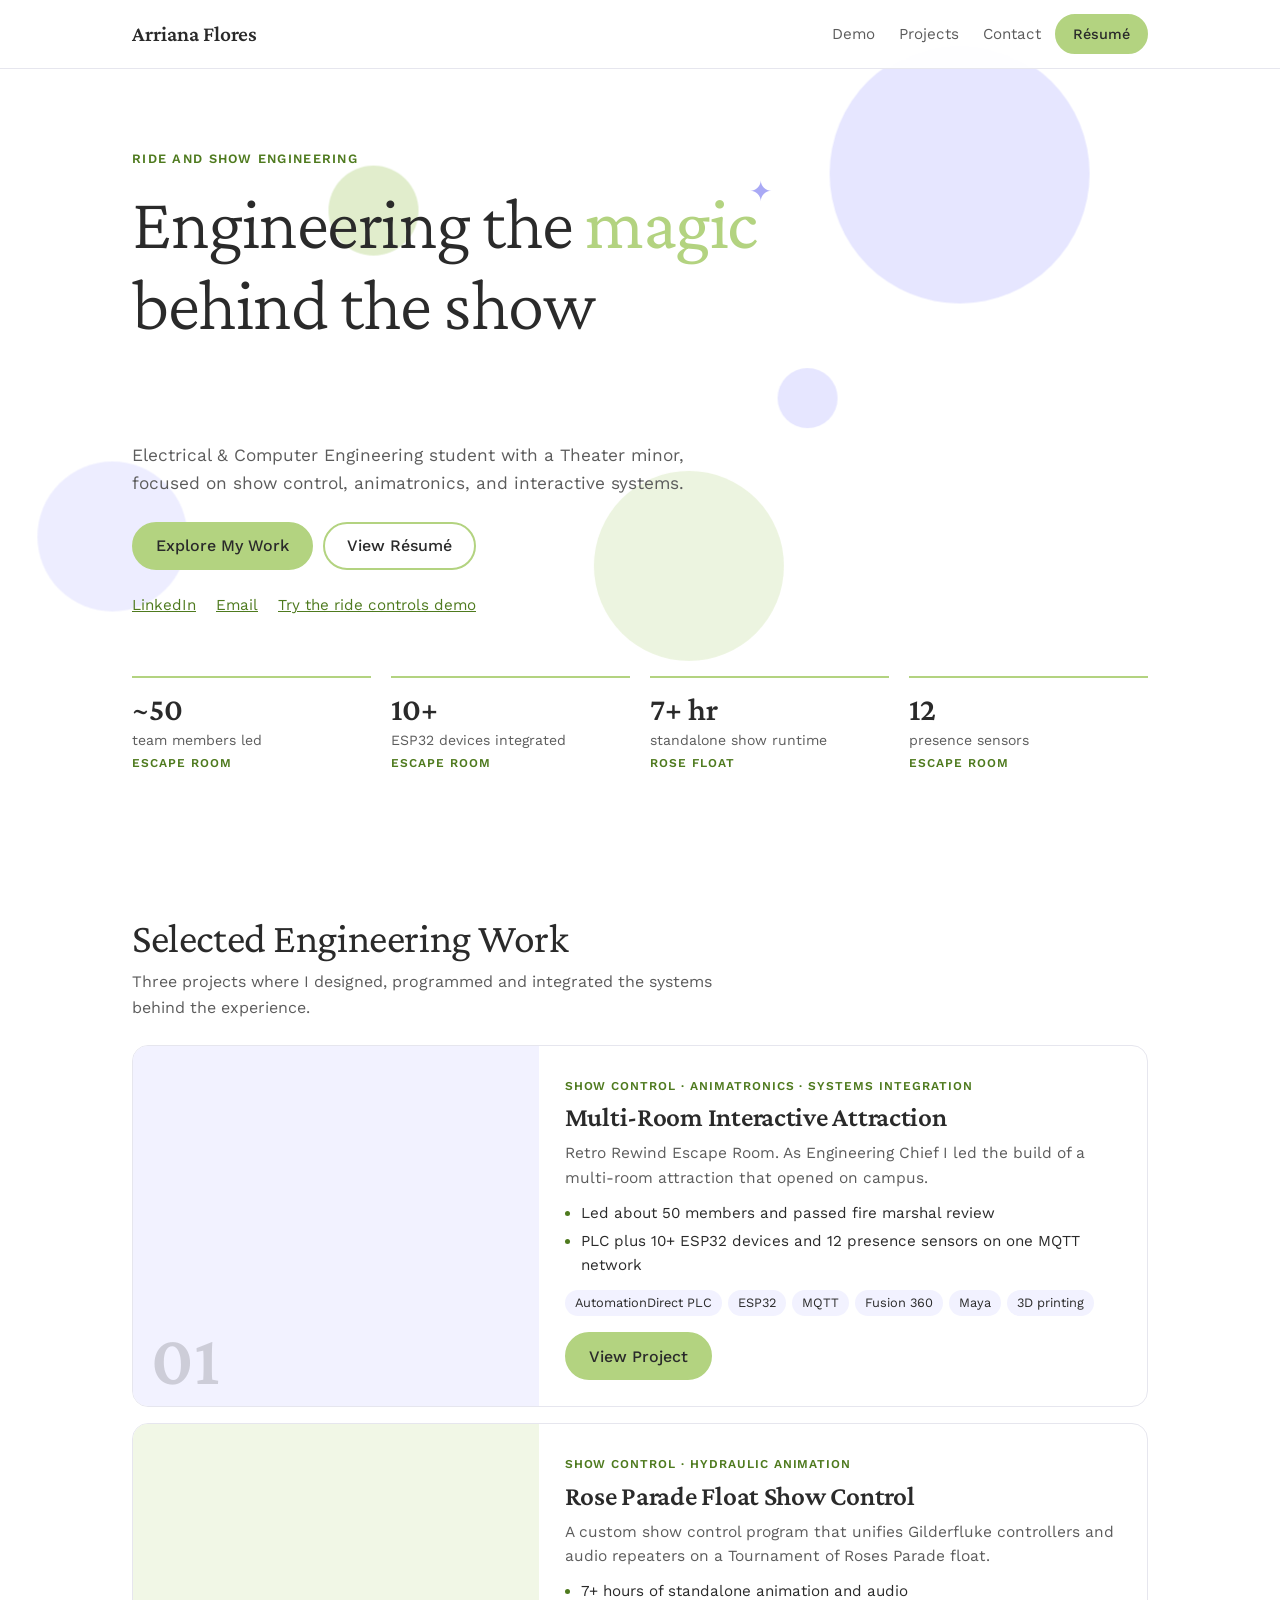
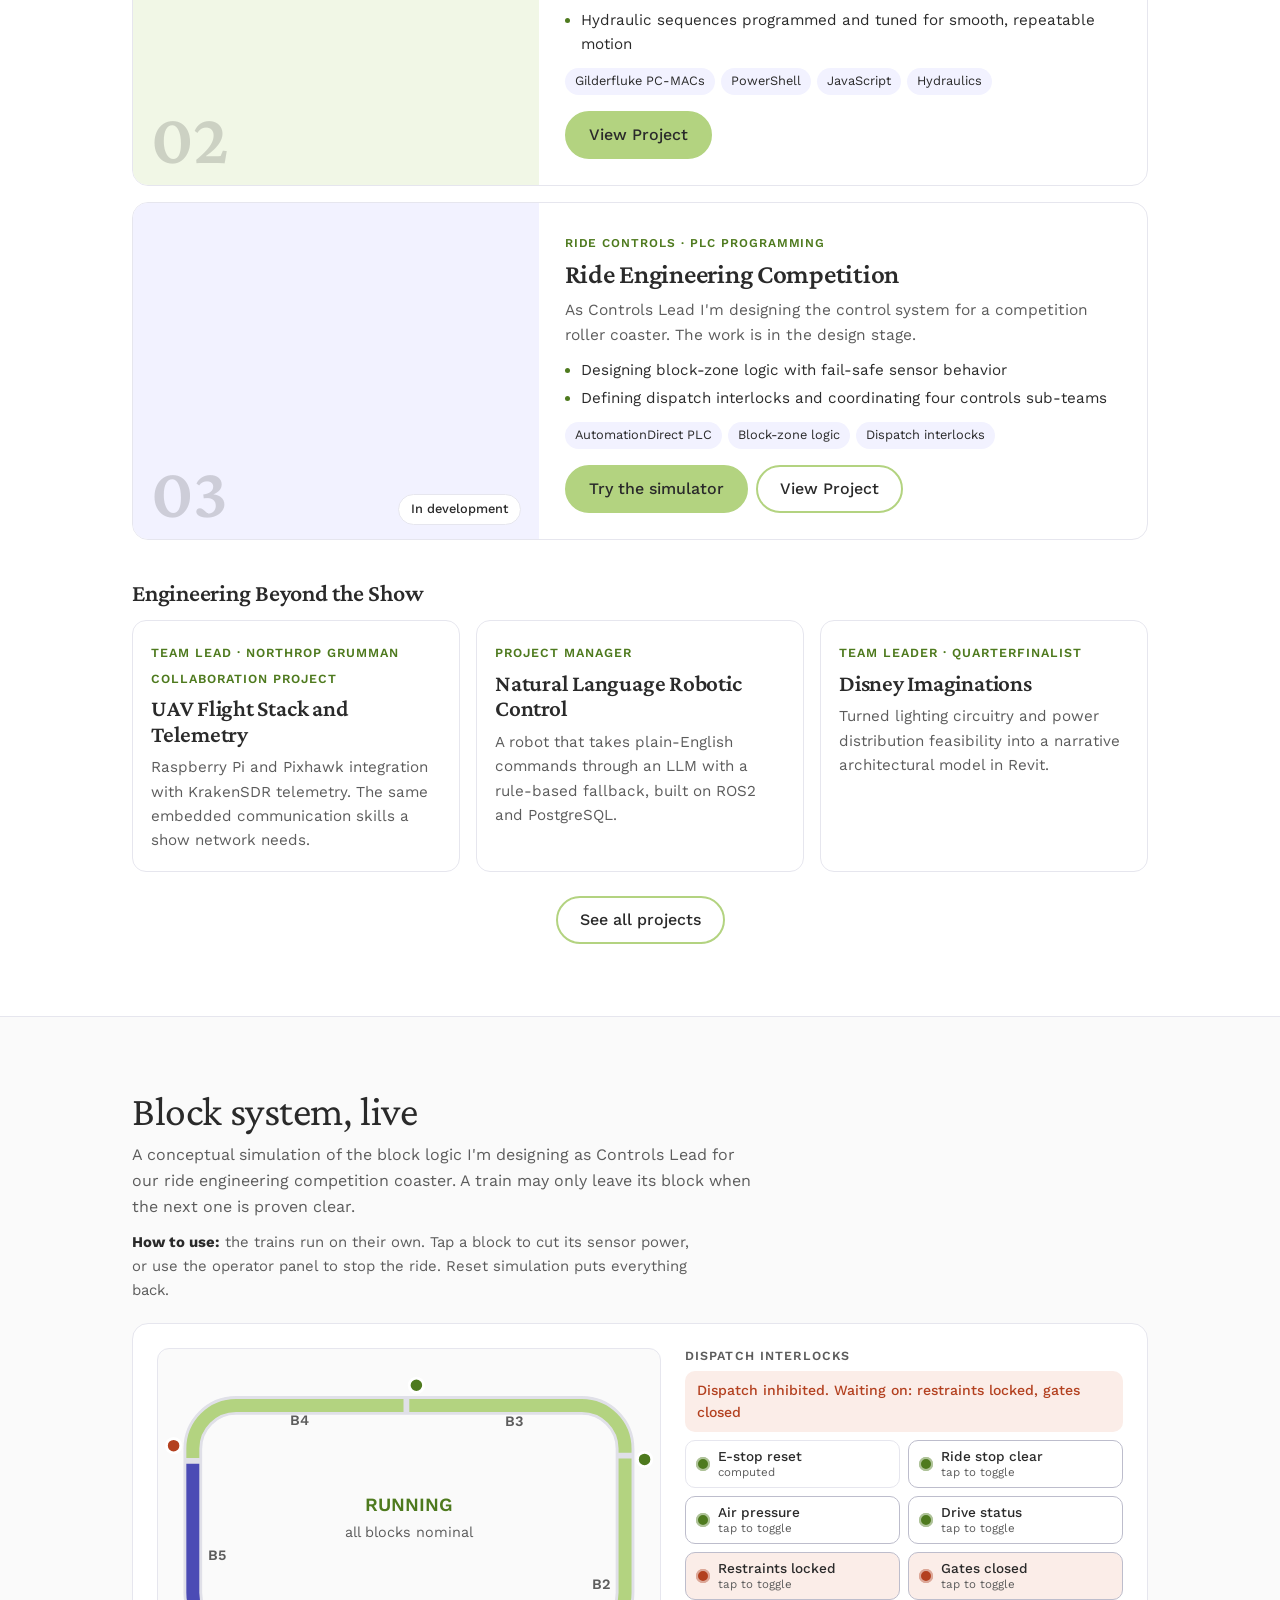
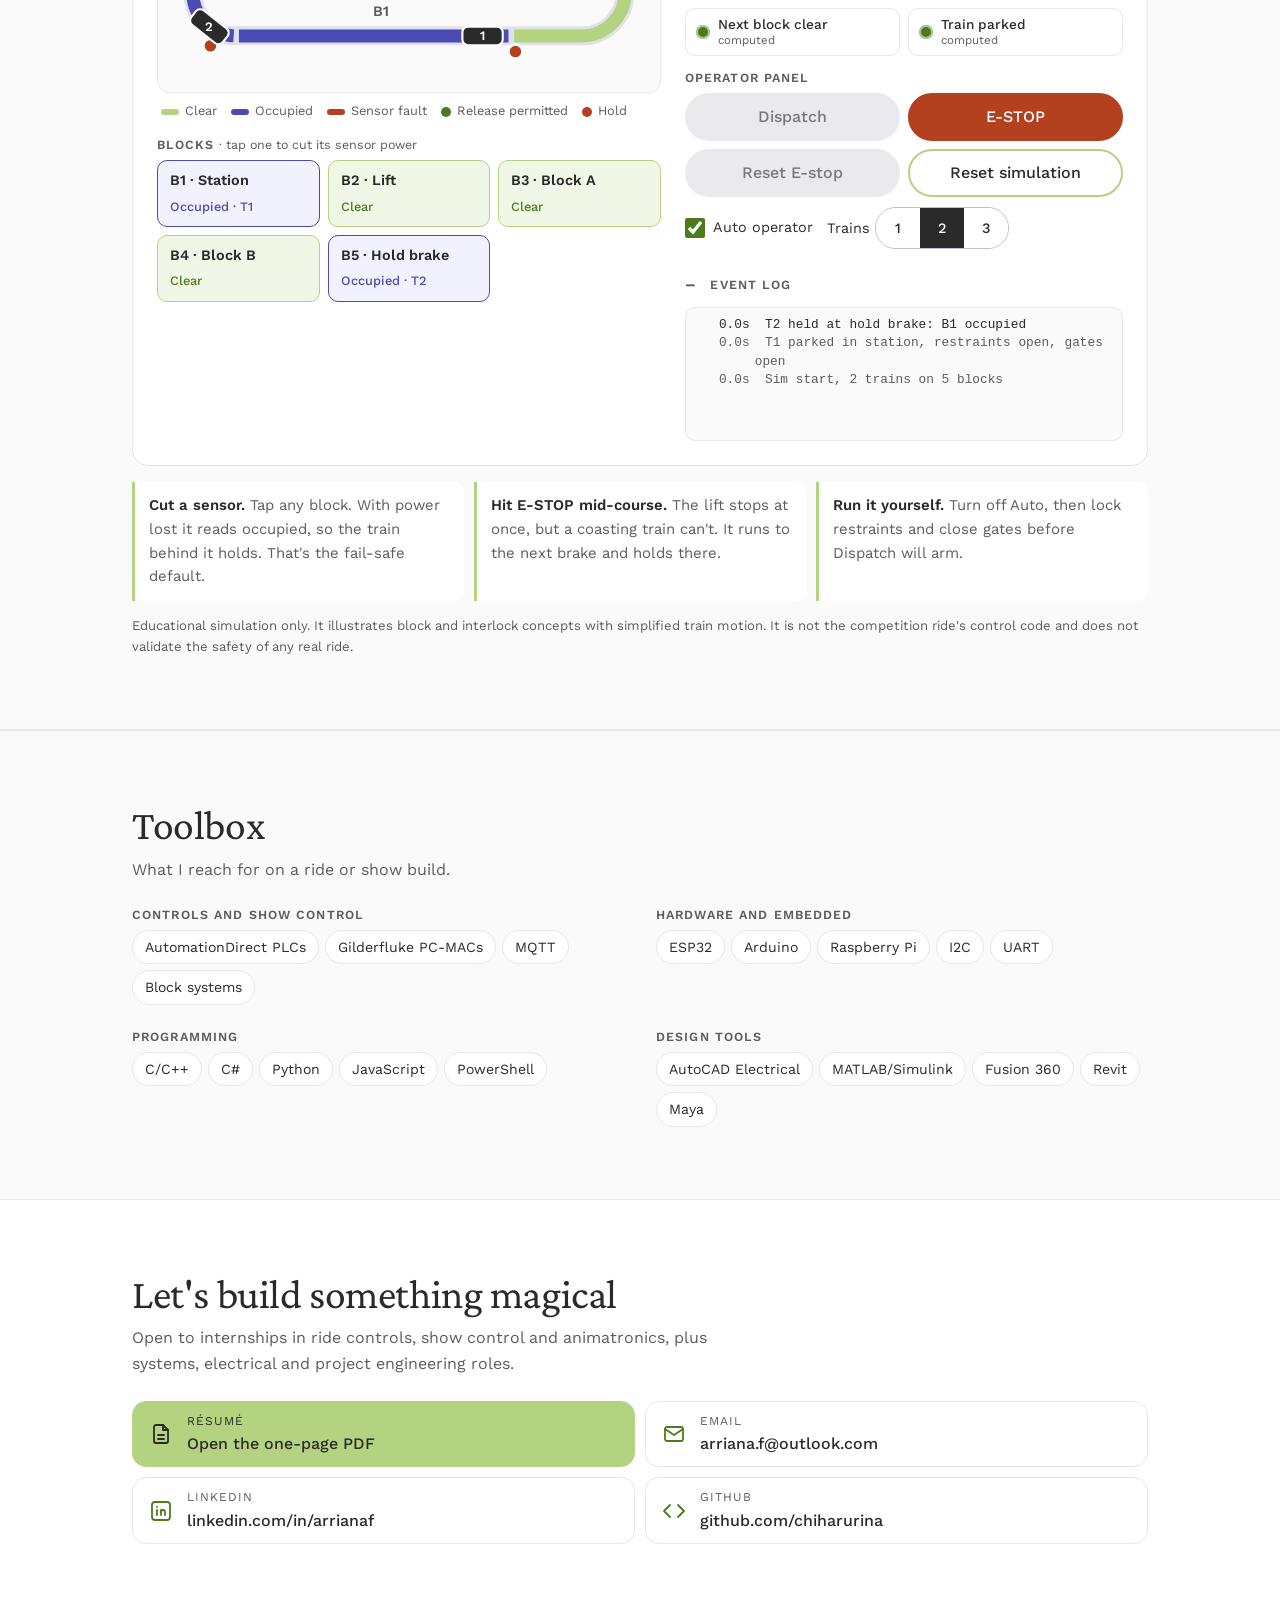
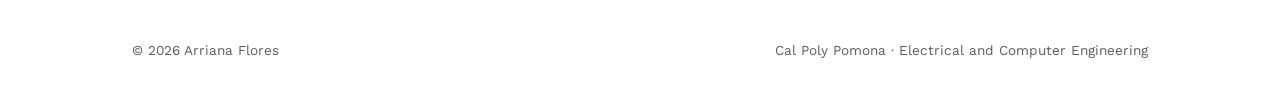
<file: index.html>
<!DOCTYPE html>
<html lang="en">
<head>
    <meta charset="UTF-8">
    <meta name="viewport" content="width=device-width, initial-scale=1.0, viewport-fit=cover">
    <title>Arriana Flores | Ride and Show Engineering</title>
    <meta name="description" content="Arriana Flores. Ride controls, show control and animatronics. Electrical and Computer Engineering at Cal Poly Pomona.">
    <link rel="preconnect" href="https://fonts.googleapis.com">
    <link rel="preconnect" href="https://fonts.gstatic.com" crossorigin>
    <link href="https://fonts.googleapis.com/css2?family=Crimson+Pro:wght@300;400;600&family=Work+Sans:wght@400;500;600&display=swap" rel="stylesheet">
    <style>
        :root {
            --green: #B3D380;
            --green-ink: #4E7A1E;
            --green-wash: #F1F7E6;
            --periwinkle: #CCCCFF;
            --peri-ink: #4B4BB5;
            --peri-wash: #F2F2FF;
            --fault: #B3401F;
            --fault-wash: #FBEDE8;
            --white: #FFFFFF;
            --off-white: #FAFAFA;
            --line: #E6E6EE;
            --text-dark: #2A2A2A;
            --text-light: #5C5C5C;
            --bar-h: 64px;
        }

        * { margin: 0; padding: 0; box-sizing: border-box; }
        html { scroll-behavior: smooth; }

        body {
            font-family: 'Work Sans', sans-serif;
            background: var(--white);
            color: var(--text-dark);
            line-height: 1.6;
            overflow-x: hidden;
            padding-bottom: calc(var(--bar-h) + env(safe-area-inset-bottom));
        }

        a { color: var(--green-ink); }
        h1, h2, h3 { font-family: 'Crimson Pro', serif; font-weight: 600; line-height: 1.1; letter-spacing: -0.01em; }
        section { scroll-margin-top: 72px; }

        .container { max-width: 1080px; margin: 0 auto; padding: 0 20px; }

        /* Header */
        header {
            position: sticky; top: 0; z-index: 50;
            background: rgba(255, 255, 255, 0.94);
            backdrop-filter: blur(8px);
            border-bottom: 1px solid var(--line);
        }
        .header-content { display: flex; align-items: center; justify-content: space-between; height: 56px; gap: 12px; }
        .logo { font-family: 'Crimson Pro', serif; font-size: 1.35rem; font-weight: 600; color: var(--text-dark); text-decoration: none; white-space: nowrap; }
        nav ul { display: flex; align-items: center; gap: 4px; list-style: none; }
        nav a { display: inline-flex; align-items: center; min-height: 44px; padding: 0 10px; color: var(--text-light); text-decoration: none; font-size: 0.95rem; }
        nav a:hover { color: var(--green-ink); }
        nav .desk { display: none; }

        /* Buttons */
        .btn {
            display: inline-flex; align-items: center; justify-content: center; gap: 8px;
            min-height: 48px; padding: 0 22px;
            border-radius: 999px; border: 2px solid var(--green);
            background: var(--green); color: var(--text-dark);
            font: 500 1rem 'Work Sans', sans-serif; text-decoration: none; cursor: pointer;
        }
        .btn:hover { background: #A3C76C; border-color: #A3C76C; }
        .btn.ghost { background: var(--white); color: var(--text-dark); }
        .btn.ghost:hover { background: var(--green-wash); }
        .btn.small { min-height: 40px; padding: 0 16px; font-size: 0.9rem; }
        .btn svg { flex: none; }

        /* Hero */
        .hero { position: relative; padding: 40px 0 36px; }
        .eyebrow { font-size: 0.8rem; font-weight: 600; letter-spacing: 0.1em; text-transform: uppercase; color: var(--green-ink); margin-bottom: 14px; }
        .hero h1 { font-size: clamp(2.7rem, 9.5vw, 4.6rem); font-weight: 300; letter-spacing: -0.02em; margin-bottom: 16px; max-width: 16ch; }
        .hero h1 em { font-style: normal; font-weight: 400; color: var(--green); }
        .hero h1 { min-height: 3.3em; }
        #hero-line { display: block; }
        #hero-line .w { display: inline-block; position: relative; will-change: transform, opacity; }
        #hero-line em.w::after { content: '\2726'; position: absolute; top: -0.2em; right: -0.5em; font-size: 0.38em; color: #A9A9F5; animation: twinkle 1.1s 0.55s cubic-bezier(0.34, 1.56, 0.64, 1) backwards; }
        @keyframes twinkle { 0% { transform: scale(0) rotate(-90deg); opacity: 0; } 60% { transform: scale(1.5) rotate(20deg); opacity: 1; } 100% { transform: scale(1) rotate(0); opacity: 1; } }
        .hero p.lead { font-size: 1.08rem; color: var(--text-light); max-width: 56ch; margin-bottom: 24px; }
        .hero-actions { display: flex; flex-wrap: wrap; gap: 10px; }
        .hero-actions .btn { flex: 1 1 150px; }

        .facts { display: grid; grid-template-columns: 1fr 1fr; gap: 0 20px; margin-top: 32px; }
        .fact { padding: 14px 0; border-top: 2px solid var(--green); }
        .fact b { display: block; font-family: 'Crimson Pro', serif; font-size: 2rem; font-weight: 600; line-height: 1.1; }
        .fact span { font-size: 0.88rem; color: var(--text-light); }

        .hero-links { display: flex; flex-wrap: wrap; gap: 4px 20px; margin-top: 14px; font-size: 0.95rem; }
        .hero-links a { display: inline-flex; align-items: center; min-height: 44px; }
        a.fact { display: block; text-decoration: none; color: inherit; }
        a.fact:hover b { color: var(--green-ink); }
        .fact small { display: block; margin-top: 2px; font-size: 0.75rem; font-weight: 600; letter-spacing: 0.08em; text-transform: uppercase; color: var(--green-ink); }

        /* Featured projects */
        .features { display: grid; gap: 16px; }
        .feature { display: grid; border: 1px solid var(--line); border-radius: 16px; overflow: hidden; background: var(--white); }
        .feature-media { position: relative; aspect-ratio: 16 / 9; background: var(--peri-wash); display: flex; align-items: flex-end; justify-content: space-between; padding: 14px 18px; overflow: hidden; }
        .feature:nth-child(2) .feature-media { background: var(--green-wash); }
        .feature-media img { position: absolute; inset: 0; width: 100%; height: 100%; object-fit: cover; }
        .feature-media .num { font-family: 'Crimson Pro', serif; font-size: 4.5rem; font-weight: 600; line-height: 0.9; color: var(--text-dark); opacity: 0.18; }
        .feature-media.has-photo .num { display: none; }
        .feature-media .status { position: relative; padding: 4px 12px; border-radius: 999px; background: var(--white); border: 1px solid var(--line); font-size: 0.8rem; font-weight: 500; }
        .feature-body { padding: 18px; }
        .feature-body .role { font-size: 0.75rem; font-weight: 600; letter-spacing: 0.08em; text-transform: uppercase; color: var(--green-ink); }
        .feature-body h3 { font-size: 1.7rem; margin: 6px 0 8px; }
        .feature-body p { color: var(--text-light); font-size: 0.97rem; }
        .wins-list { margin: 10px 0 0; padding-left: 1.1em; font-size: 0.95rem; }
        .wins-list li { margin-bottom: 4px; }
        .wins-list li::marker { color: var(--green-ink); }
        .feature-actions { display: flex; flex-wrap: wrap; gap: 8px; margin-top: 16px; }
        .feature-actions .btn { flex: 1 1 140px; }
        @media (hover: hover) { .feature { transition: border-color 0.2s, box-shadow 0.2s; } .feature:hover { border-color: var(--green); box-shadow: 0 6px 20px rgba(0, 0, 0, 0.06); } }
        h3.beyond { font-size: 1.5rem; margin: 40px 0 14px; }

        .howto { font-size: 0.93rem; color: var(--text-light); max-width: 62ch; margin: -12px 0 20px; }
        .howto b { color: var(--text-dark); }
        .dstate { margin: 0 0 8px; padding: 8px 12px; border-radius: 10px; font-size: 0.88rem; font-weight: 500; background: var(--green-wash); color: var(--green-ink); min-height: 3.6em; display: flex; align-items: center; }
        .dstate.no { background: var(--fault-wash); color: var(--fault); }
        .logbox { margin-top: 14px; }
        .logbox summary { cursor: pointer; min-height: 44px; display: flex; align-items: center; gap: 8px; font: 600 0.78rem 'Work Sans', sans-serif; letter-spacing: 0.09em; text-transform: uppercase; color: var(--text-light); }
        .logbox summary::before { content: '+'; display: inline-block; width: 1em; font-size: 1.1rem; }
        .logbox[open] summary::before { content: '−'; }
        .logbox summary::-webkit-details-marker { display: none; }

        /* Sections */
        .section { padding: 48px 0; }
        .section.tint { background: var(--off-white); border-top: 1px solid var(--line); border-bottom: 1px solid var(--line); }
        .section h2 { font-size: clamp(1.9rem, 6vw, 2.6rem); font-weight: 400; margin-bottom: 8px; }
        .section .sub { color: var(--text-light); max-width: 62ch; margin-bottom: 24px; }

        /* ===== Block system demo ===== */
        .demo { background: var(--white); border: 1px solid var(--line); border-radius: 16px; padding: 14px; }
        .demo-grid { display: grid; gap: 16px; }
        .demo-grid > * { min-width: 0; }
        @media (max-width: 979px) {
            /* Keep the track in view while the controls scroll under it */
            .demo-grid { gap: 8px; }
            .demo-grid > div { display: contents; }
            .track-wrap { position: sticky; top: 62px; z-index: 5; box-shadow: 0 6px 14px rgba(0, 0, 0, 0.08); }
        }
        .demo h3 { font: 600 0.78rem 'Work Sans', sans-serif; letter-spacing: 0.09em; text-transform: uppercase; color: var(--text-light); margin-bottom: 8px; }
        .track-wrap { background: var(--off-white); border: 1px solid var(--line); border-radius: 12px; padding: 6px; }
        #bs-svg { display: block; width: 100%; height: auto; }
        .seg { fill: none; stroke-width: 9; stroke-linecap: butt; stroke: var(--green); }
        .seg.occ { stroke: var(--peri-ink); }
        .seg.fault { stroke: var(--fault); }
        .sig { stroke: var(--white); stroke-width: 2; fill: var(--fault); }
        .sig.go { fill: var(--green-ink); }
        .tag { font: 600 10px 'Work Sans', sans-serif; fill: var(--text-light); text-anchor: middle; dominant-baseline: middle; }
        .train rect { fill: var(--text-dark); stroke: var(--white); stroke-width: 1.5; }
        .train text { font: 600 9px 'Work Sans', sans-serif; fill: var(--white); text-anchor: middle; dominant-baseline: central; }
        #bs-status { font: 600 13px 'Work Sans', sans-serif; text-anchor: middle; fill: var(--green-ink); }
        #bs-status.stop { fill: var(--fault); }
        #bs-status2 { font: 400 10px 'Work Sans', sans-serif; text-anchor: middle; fill: var(--text-light); }

        .legend { display: flex; flex-wrap: wrap; gap: 6px 14px; font-size: 0.8rem; color: var(--text-light); padding: 8px 4px 2px; }
        .legend i { display: inline-block; width: 18px; height: 6px; border-radius: 3px; margin-right: 6px; vertical-align: middle; }
        .legend i.dot { width: 10px; height: 10px; border-radius: 50%; }

        .blocks { display: grid; grid-template-columns: repeat(auto-fit, minmax(140px, 1fr)); gap: 8px; }
        .chip {
            text-align: left; min-height: 56px; padding: 8px 12px; cursor: pointer;
            border: 1.5px solid var(--green); border-radius: 10px; background: var(--green-wash);
            font: inherit; color: var(--text-dark);
        }
        .chip b { display: block; font-size: 0.9rem; font-weight: 600; }
        .chip span { font-size: 0.8rem; color: var(--green-ink); font-weight: 500; }
        .chip.occ { border-color: var(--peri-ink); background: var(--peri-wash); }
        .chip.occ span { color: var(--peri-ink); }
        .chip.fault { border-color: var(--fault); background: var(--fault-wash); border-style: dashed; }
        .chip.fault span { color: var(--fault); }

        .perms { display: grid; grid-template-columns: 1fr 1fr; gap: 8px; }
        .perm {
            display: flex; align-items: center; gap: 8px; min-height: 48px; padding: 6px 10px;
            border: 1.5px solid var(--line); border-radius: 10px; background: var(--white);
            font: 500 0.85rem 'Work Sans', sans-serif; color: var(--text-dark); text-align: left; line-height: 1.25;
        }
        button.perm { cursor: pointer; border-color: #BDBDCC; }
        button.perm:hover { border-color: var(--text-dark); }
        .perm small { display: block; font-weight: 400; font-size: 0.72rem; color: var(--text-light); }
        .lamp { flex: none; width: 14px; height: 14px; border-radius: 50%; background: var(--fault); box-shadow: inset 0 0 0 2px rgba(255,255,255,0.55); }
        .perm.ok .lamp { background: var(--green-ink); }
        .perm:not(.ok) { background: var(--fault-wash); }

        .controls { display: grid; grid-template-columns: 1fr 1fr; gap: 8px; }
        .controls .btn { width: 100%; padding: 0 12px; }
        .btn:disabled { background: #E9E9EE; border-color: #E9E9EE; color: #77777F; cursor: not-allowed; }
        .btn.estop { background: var(--fault); border-color: var(--fault); color: var(--white); }
        .btn.estop:hover { background: #963519; border-color: #963519; }
        .btn.estop[aria-pressed="true"] { box-shadow: inset 0 0 0 3px var(--white), 0 0 0 2px var(--fault); }
        .row { display: flex; flex-wrap: wrap; align-items: center; gap: 8px 14px; margin-top: 10px; font-size: 0.9rem; }
        .seg-ctl { display: inline-flex; border: 1.5px solid #BDBDCC; border-radius: 999px; overflow: hidden; }
        .seg-ctl button { min-width: 44px; min-height: 40px; border: 0; background: var(--white); font: 500 0.9rem 'Work Sans', sans-serif; color: var(--text-dark); cursor: pointer; }
        .seg-ctl button[aria-pressed="true"] { background: var(--text-dark); color: var(--white); }
        .switch { display: inline-flex; align-items: center; gap: 8px; min-height: 40px; cursor: pointer; }
        .switch input { width: 20px; height: 20px; accent-color: var(--green-ink); }

        #bs-log { list-style: none; font: 400 0.8rem ui-monospace, SFMono-Regular, Menlo, Consolas, monospace; color: var(--text-dark); background: var(--off-white); border: 1px solid var(--line); border-radius: 10px; padding: 8px 10px; height: 10.5em; overflow: hidden; }
        #bs-log li { line-height: 1.45; padding-left: 4.6em; text-indent: -4.6em; white-space: pre-wrap; }
        #bs-log li:not(:first-child) { color: var(--text-light); }

        .try { margin-top: 16px; display: grid; gap: 10px; }
        .try li { list-style: none; padding: 12px 14px; border-left: 3px solid var(--green); background: var(--white); border-radius: 0 10px 10px 0; font-size: 0.93rem; color: var(--text-light); }
        .try b { color: var(--text-dark); font-weight: 600; }
        .note { margin-top: 14px; font-size: 0.82rem; color: var(--text-light); }

        /* Work */
        .work-grid { display: grid; gap: 12px; }
        .work-card { display: block; padding: 18px; border: 1px solid var(--line); border-radius: 14px; background: var(--white); text-decoration: none; color: inherit; }
        .work-card:hover { border-color: var(--green); box-shadow: 0 0 0 1px var(--green); }
        .work-card .role { font-size: 0.78rem; font-weight: 600; letter-spacing: 0.08em; text-transform: uppercase; color: var(--green-ink); }
        .work-card h3 { font-size: 1.45rem; margin: 6px 0 8px; }
        .work-card p { font-size: 0.95rem; color: var(--text-light); }
        .tags { display: flex; flex-wrap: wrap; gap: 6px; margin-top: 12px; }
        .tags span { padding: 3px 10px; border-radius: 999px; background: var(--peri-wash); font-size: 0.8rem; }
        .center { text-align: center; margin-top: 24px; }

        /* Skills */
        .skills { display: grid; gap: 18px; }
        .skills h3 { font: 600 0.78rem 'Work Sans', sans-serif; letter-spacing: 0.09em; text-transform: uppercase; color: var(--text-light); margin-bottom: 8px; }
        .skills .tags { margin-top: 0; }
        .skills .tags span { background: var(--white); border: 1px solid var(--line); font-size: 0.88rem; padding: 5px 12px; }

        /* Contact */
        .contact h2 { margin-bottom: 8px; }
        .contact-list { display: grid; gap: 10px; margin-top: 20px; }
        .contact-item { display: flex; align-items: center; gap: 14px; min-height: 60px; padding: 10px 16px; border: 1px solid var(--line); border-radius: 14px; background: var(--white); text-decoration: none; color: var(--text-dark); }
        .contact-item:hover { border-color: var(--green); box-shadow: 0 0 0 1px var(--green); }
        .contact-item svg { flex: none; color: var(--green-ink); }
        .contact-item small { display: block; font-size: 0.75rem; letter-spacing: 0.08em; text-transform: uppercase; color: var(--text-light); }
        .contact-item b { font-weight: 500; overflow-wrap: anywhere; }
        .contact-item.primary { background: var(--green); border-color: var(--green); color: var(--text-dark); }
        .contact-item.primary svg, .contact-item.primary small { color: var(--text-dark); }

        footer { padding: 24px 0; font-size: 0.85rem; color: var(--text-light); }
        .footer-content { display: flex; flex-wrap: wrap; gap: 4px 16px; justify-content: space-between; }

        /* Mobile action bar */
        .action-bar {
            position: fixed; left: 0; right: 0; bottom: 0; z-index: 60;
            display: grid; grid-template-columns: 1.3fr 1fr 1fr; gap: 8px;
            padding: 8px 12px calc(8px + env(safe-area-inset-bottom));
            background: rgba(255, 255, 255, 0.96); backdrop-filter: blur(8px);
            border-top: 1px solid var(--line);
        }
        .action-bar .btn { min-height: 48px; padding: 0 8px; font-size: 0.95rem; }

        :focus-visible { outline: 3px solid var(--peri-ink); outline-offset: 2px; }

        @media (min-width: 720px) {
            body { padding-bottom: 0; }
            .action-bar { display: none; }
            nav .desk { display: block; }
            .container { padding: 0 32px; }
            .header-content { height: 68px; }
            .hero { padding: 80px 0 56px; }
            .hero-actions .btn { flex: 0 0 auto; }
            .facts { grid-template-columns: repeat(4, 1fr); margin-top: 48px; }
            .section { padding: 72px 0; }
            .demo { padding: 24px; }
            .work-grid { grid-template-columns: repeat(3, 1fr); gap: 16px; }
            .feature { grid-template-columns: 0.8fr 1.2fr; }
            .feature-media { aspect-ratio: auto; min-height: 240px; }
            .feature-body { padding: 26px; }
            .feature-actions .btn { flex: 0 0 auto; }
            .skills { grid-template-columns: 1fr 1fr; gap: 24px 32px; }
            .contact-list { grid-template-columns: 1fr 1fr; }
            .try { grid-template-columns: repeat(3, 1fr); }
        }
        @media (min-width: 980px) {
            .demo-grid { grid-template-columns: 1.15fr 1fr; align-items: start; gap: 24px; }
        }
        @media (prefers-reduced-motion: reduce) { html { scroll-behavior: auto; } }
    </style>
</head>
<body>
    <header>
        <div class="container">
            <div class="header-content">
                <a href="#top" class="logo">Arriana Flores</a>
                <nav aria-label="Main">
                    <ul>
                        <li><a href="#demo">Demo</a></li>
                        <li><a href="projects.html">Projects</a></li>
                        <li class="desk"><a href="#contact">Contact</a></li>
                        <li class="desk"><a href="resume.pdf" target="_blank" rel="noopener" class="btn small">Résumé</a></li>
                    </ul>
                </nav>
            </div>
        </div>
    </header>

    <main id="top">
        <section class="hero">
            <div class="container">
                <p class="eyebrow">Ride and Show Engineering</p>
                <h1 aria-label="Engineering the magic behind the show"><span aria-hidden="true" id="hero-line">Engineering the <em>magic</em> behind the show</span></h1>
                <p class="lead">Electrical &amp; Computer Engineering student with a Theater minor, focused on show control, animatronics, and interactive systems.</p>
                <div class="hero-actions">
                    <a href="#work" class="btn">Explore My Work</a>
                    <a href="resume.pdf" target="_blank" rel="noopener" class="btn ghost">View Résumé</a>
                </div>
                <p class="hero-links"><a href="https://linkedin.com/in/arrianaf" target="_blank" rel="noopener">LinkedIn</a><a href="mailto:arriana.f@outlook.com">Email</a><a href="#demo">Try the ride controls demo</a></p>

                <div class="facts">
                    <a class="fact" href="escape-room.html"><b>~50</b><span>team members led</span><small>Escape Room</small></a>
                    <a class="fact" href="escape-room.html"><b>10+</b><span>ESP32 devices integrated</span><small>Escape Room</small></a>
                    <a class="fact" href="rose-float.html"><b>7+ hr</b><span>standalone show runtime</span><small>Rose Float</small></a>
                    <a class="fact" href="escape-room.html"><b>12</b><span>presence sensors</span><small>Escape Room</small></a>
                </div>
            </div>
        </section>

        <section id="work" class="section">
            <div class="container">
                <h2>Selected Engineering Work</h2>
                <p class="sub">Three projects where I designed, programmed and integrated the systems behind the experience.</p>

                <!-- To add a card photo: put the image path in data-photo, e.g. data-photo="images/escape-room.jpg" -->
                <div class="features">
                    <article class="feature">
                        <div class="feature-media" data-photo="" data-alt="Retro Rewind Escape Room"><span class="num" aria-hidden="true">01</span></div>
                        <div class="feature-body">
                            <span class="role">Show Control · Animatronics · Systems Integration</span>
                            <h3>Multi-Room Interactive Attraction</h3>
                            <p>Retro Rewind Escape Room. As Engineering Chief I led the build of a multi-room attraction that opened on campus.</p>
                            <ul class="wins-list">
                                <li>Led about 50 members and passed fire marshal review</li>
                                <li>PLC plus 10+ ESP32 devices and 12 presence sensors on one MQTT network</li>
                            </ul>
                            <div class="tags"><span>AutomationDirect PLC</span><span>ESP32</span><span>MQTT</span><span>Fusion 360</span><span>Maya</span><span>3D printing</span></div>
                            <div class="feature-actions"><a class="btn" href="escape-room.html">View Project</a></div>
                        </div>
                    </article>

                    <article class="feature">
                        <div class="feature-media" data-photo="" data-alt="Cal Poly Universities Rose Float"><span class="num" aria-hidden="true">02</span></div>
                        <div class="feature-body">
                            <span class="role">Show Control · Hydraulic Animation</span>
                            <h3>Rose Parade Float Show Control</h3>
                            <p>A custom show control program that unifies Gilderfluke controllers and audio repeaters on a Tournament of Roses Parade float.</p>
                            <ul class="wins-list">
                                <li>7+ hours of standalone animation and audio</li>
                                <li>Hydraulic sequences programmed and tuned for smooth, repeatable motion</li>
                            </ul>
                            <div class="tags"><span>Gilderfluke PC-MACs</span><span>PowerShell</span><span>JavaScript</span><span>Hydraulics</span></div>
                            <div class="feature-actions"><a class="btn" href="rose-float.html">View Project</a></div>
                        </div>
                    </article>

                    <article class="feature">
                        <div class="feature-media" data-photo="" data-alt="Ride engineering competition coaster"><span class="num" aria-hidden="true">03</span><span class="status">In development</span></div>
                        <div class="feature-body">
                            <span class="role">Ride Controls · PLC Programming</span>
                            <h3>Ride Engineering Competition</h3>
                            <p>As Controls Lead I'm designing the control system for a competition roller coaster. The work is in the design stage.</p>
                            <ul class="wins-list">
                                <li>Designing block-zone logic with fail-safe sensor behavior</li>
                                <li>Defining dispatch interlocks and coordinating four controls sub-teams</li>
                            </ul>
                            <div class="tags"><span>AutomationDirect PLC</span><span>Block-zone logic</span><span>Dispatch interlocks</span></div>
                            <div class="feature-actions"><a class="btn" href="#demo">Try the simulator</a><a class="btn ghost" href="projects.html#project-04">View Project</a></div>
                        </div>
                    </article>
                </div>

                <h3 class="beyond">Engineering Beyond the Show</h3>
                <div class="work-grid">
                    <a class="work-card" href="ngcp-uav.html">
                        <span class="role">Team Lead · Northrop Grumman Collaboration Project</span>
                        <h3>UAV Flight Stack and Telemetry</h3>
                        <p>Raspberry Pi and Pixhawk integration with KrakenSDR telemetry. The same embedded communication skills a show network needs.</p>
                    </a>
                    <a class="work-card" href="nl-robotics.html">
                        <span class="role">Project Manager</span>
                        <h3>Natural Language Robotic Control</h3>
                        <p>A robot that takes plain-English commands through an LLM with a rule-based fallback, built on ROS2 and PostgreSQL.</p>
                    </a>
                    <a class="work-card" href="projects.html">
                        <span class="role">Team Leader · Quarterfinalist</span>
                        <h3>Disney Imaginations</h3>
                        <p>Turned lighting circuitry and power distribution feasibility into a narrative architectural model in Revit.</p>
                    </a>
                </div>
                <p class="center"><a href="projects.html" class="btn ghost">See all projects</a></p>
            </div>
        </section>

        <section id="demo" class="section tint">
            <div class="container">
                <h2>Block system, live</h2>
                <p class="sub">A conceptual simulation of the block logic I'm designing as Controls Lead for our ride engineering competition coaster. A train may only leave its block when the next one is proven clear.</p>
                <p class="howto"><b>How to use:</b> the trains run on their own. Tap a block to cut its sensor power, or use the operator panel to stop the ride. Reset simulation puts everything back.</p>

                <div class="demo" id="bs">
                    <div class="demo-grid">
                        <div>
                            <div class="track-wrap">
                                <svg id="bs-svg" viewBox="0 0 340 230" role="img" aria-label="Track diagram with five blocks and trains. Live block states are listed below.">
                                    <path id="bs-track" d="M 50 195 H 290 A 30 30 0 0 0 320 165 V 65 A 30 30 0 0 0 290 35 H 50 A 30 30 0 0 0 20 65 V 165 A 30 30 0 0 0 50 195 Z" fill="none" stroke="#E0E0E8" stroke-width="13"></path>
                                    <g id="bs-segs"></g>
                                    <g id="bs-tags"></g>
                                    <g id="bs-sigs"></g>
                                    <g id="bs-trains"></g>
                                    <text id="bs-status" x="170" y="108">RUNNING</text>
                                    <text id="bs-status2" x="170" y="126">all blocks nominal</text>
                                </svg>                            </div>
                                <div class="legend" aria-hidden="true">
                                    <span><i style="background:var(--green)"></i>Clear</span>
                                    <span><i style="background:var(--peri-ink)"></i>Occupied</span>
                                    <span><i style="background:var(--fault)"></i>Sensor fault</span>
                                    <span><i class="dot" style="background:var(--green-ink)"></i>Release permitted</span>
                                    <span><i class="dot" style="background:var(--fault)"></i>Hold</span>
                                </div>

                            <h3 style="margin-top:14px">Blocks <span style="text-transform:none;letter-spacing:0;font-weight:400">· tap one to cut its sensor power</span></h3>
                            <div class="blocks" id="bs-blocks"></div>
                        </div>

                        <div>
                            <h3>Dispatch interlocks</h3>
                            <p class="dstate" id="bs-dstate" role="status"></p>
                            <div class="perms" id="bs-perms"></div>

                            <h3 style="margin-top:14px">Operator panel</h3>
                            <div class="controls">
                                <button type="button" class="btn" id="bs-dispatch">Dispatch</button>
                                <button type="button" class="btn estop" id="bs-estop" aria-pressed="false">E-STOP</button>
                                <button type="button" class="btn ghost" id="bs-reset" disabled>Reset E-stop</button>
                                <button type="button" class="btn ghost" id="bs-restart">Reset simulation</button>
                            </div>
                            <div class="row">
                                <label class="switch"><input type="checkbox" id="bs-auto" checked> Auto operator</label>
                                <span>Trains
                                    <span class="seg-ctl" id="bs-count" role="group" aria-label="Number of trains">
                                        <button type="button" aria-pressed="false">1</button><button type="button" aria-pressed="true">2</button><button type="button" aria-pressed="false">3</button>
                                    </span>
                                </span>
                            </div>

                            <details class="logbox" id="bs-logbox">
                                <summary>Event log</summary>
                                <ol id="bs-log" aria-label="Controller event log"></ol>
                            </details>
                        </div>
                    </div>
                </div>

                <ul class="try">
                    <li><b>Cut a sensor.</b> Tap any block. With power lost it reads occupied, so the train behind it holds. That's the fail-safe default.</li>
                    <li><b>Hit E-STOP mid-course.</b> The lift stops at once, but a coasting train can't. It runs to the next brake and holds there.</li>
                    <li><b>Run it yourself.</b> Turn off Auto, then lock restraints and close gates before Dispatch will arm.</li>
                </ul>
                <p class="note">Educational simulation only. It illustrates block and interlock concepts with simplified train motion. It is not the competition ride's control code and does not validate the safety of any real ride.</p>
            </div>
        </section>

        <section class="section tint">
            <div class="container">
                <h2>Toolbox</h2>
                <p class="sub">What I reach for on a ride or show build.</p>
                <div class="skills">
                    <div><h3>Controls and show control</h3><div class="tags"><span>AutomationDirect PLCs</span><span>Gilderfluke PC-MACs</span><span>MQTT</span><span>Block systems</span></div></div>
                    <div><h3>Hardware and embedded</h3><div class="tags"><span>ESP32</span><span>Arduino</span><span>Raspberry Pi</span><span>I2C</span><span>UART</span></div></div>
                    <div><h3>Programming</h3><div class="tags"><span>C/C++</span><span>C#</span><span>Python</span><span>JavaScript</span><span>PowerShell</span></div></div>
                    <div><h3>Design tools</h3><div class="tags"><span>AutoCAD Electrical</span><span>MATLAB/Simulink</span><span>Fusion 360</span><span>Revit</span><span>Maya</span></div></div>
                </div>
            </div>
        </section>

        <section id="contact" class="section contact">
            <div class="container">
                <h2>Let's build something magical</h2>
                <p class="sub">Open to internships in ride controls, show control and animatronics, plus systems, electrical and project engineering roles.</p>
                <div class="contact-list">
                    <a class="contact-item primary" href="resume.pdf" target="_blank" rel="noopener">
                        <svg width="24" height="24" viewBox="0 0 24 24" fill="none" stroke="currentColor" stroke-width="1.8" stroke-linecap="round" stroke-linejoin="round" aria-hidden="true"><path d="M14 3H7a2 2 0 0 0-2 2v14a2 2 0 0 0 2 2h10a2 2 0 0 0 2-2V8z"></path><path d="M14 3v5h5"></path><path d="M9 13h6"></path><path d="M9 17h6"></path></svg>
                        <span><small>Résumé</small><b>Open the one-page PDF</b></span>
                    </a>
                    <a class="contact-item" href="mailto:arriana.f@outlook.com">
                        <svg width="24" height="24" viewBox="0 0 24 24" fill="none" stroke="currentColor" stroke-width="1.8" stroke-linecap="round" stroke-linejoin="round" aria-hidden="true"><rect x="3" y="5" width="18" height="14" rx="2"></rect><path d="M3 7l9 6l9-6"></path></svg>
                        <span><small>Email</small><b>arriana.f@outlook.com</b></span>
                    </a>
                    <a class="contact-item" href="https://linkedin.com/in/arrianaf" target="_blank" rel="noopener">
                        <svg width="24" height="24" viewBox="0 0 24 24" fill="none" stroke="currentColor" stroke-width="1.8" stroke-linecap="round" stroke-linejoin="round" aria-hidden="true"><rect x="3" y="3" width="18" height="18" rx="3"></rect><path d="M8 11v5"></path><path d="M8 8v.01"></path><path d="M12 16v-5"></path><path d="M16 16v-3a2 2 0 0 0-4 0"></path></svg>
                        <span><small>LinkedIn</small><b>linkedin.com/in/arrianaf</b></span>
                    </a>
                    <a class="contact-item" href="https://github.com/chiharurina" target="_blank" rel="noopener">
                        <svg width="24" height="24" viewBox="0 0 24 24" fill="none" stroke="currentColor" stroke-width="1.8" stroke-linecap="round" stroke-linejoin="round" aria-hidden="true"><path d="M8 6l-6 6l6 6"></path><path d="M16 6l6 6l-6 6"></path></svg>
                        <span><small>GitHub</small><b>github.com/chiharurina</b></span>
                    </a>
                </div>
            </div>
        </section>
    </main>

    <footer>
        <div class="container">
            <div class="footer-content">
                <p>© 2026 Arriana Flores</p>
                <p>Cal Poly Pomona · Electrical and Computer Engineering</p>
            </div>
        </div>
    </footer>

    <div class="action-bar" role="navigation" aria-label="Quick contact">
        <a class="btn" href="resume.pdf" target="_blank" rel="noopener">Résumé</a>
        <a class="btn ghost" href="mailto:arriana.f@outlook.com">Email</a>
        <a class="btn ghost" href="https://linkedin.com/in/arrianaf" target="_blank" rel="noopener">LinkedIn</a>
    </div>

    <script src="fx.js"></script>
    <script>
    // ========== BLOCK SYSTEM DEMO ==========
    // Five blocks in a loop. Each block ends at a stopping device (station brakes, lift,
    // or a brake run). A train may pass that point only if the next block reads clear and
    // every condition the device depends on is healthy. A block with no sensor power reads
    // occupied (fail-safe). Powered sections (station drive, lift) stop immediately on a
    // stop command; gravity sections coast to the next brake.
    (() => {
        const NS = 'http://www.w3.org/2000/svg';
        const el = (tag, attrs = {}, parent) => {
            const n = document.createElementNS(NS, tag);
            for (const k in attrs) n.setAttribute(k, attrs[k]);
            if (parent) parent.appendChild(n);
            return n;
        };
        const $ = id => document.getElementById(id);

        const path = $('bs-track');
        const L = path.getTotalLength();
        const CX = 170, CY = 115;

        const BLOCKS = [
            { name: 'Station',    stop: 'station brakes',   frac: 0.00, v: 45,  air: true,  drive: true  },
            { name: 'Lift',       stop: 'top of lift',      frac: 0.22, v: 38,  air: false, drive: true  },
            { name: 'Block A',    stop: 'mid-course brake', frac: 0.44, v: 150, air: true,  drive: false },
            { name: 'Block B',    stop: 'final brake',      frac: 0.64, v: 130, air: true,  drive: false },
            { name: 'Hold brake', stop: 'hold brake',       frac: 0.84, v: 60,  air: true,  drive: false }
        ];
        const N = BLOCKS.length;
        const start = BLOCKS.map(b => b.frac * L);
        const len = BLOCKS.map((b, i) => (i === N - 1 ? L : start[i + 1]) - start[i]);
        const TRAIN = 28, STOP_GAP = 6, ACCEL = 140, BRAKE = 260;

        const at = s => path.getPointAtLength(((s % L) + L) % L);
        const offset = (s, d) => {            // point at s, pushed d px away from loop centre
            const p = at(s), dx = p.x - CX, dy = p.y - CY, m = Math.hypot(dx, dy) || 1;
            return { x: p.x + dx / m * d, y: p.y + dy / m * d };
        };

        // ----- static drawing -----
        const segs = BLOCKS.map((b, i) => el('path', {
            d: path.getAttribute('d'), class: 'seg',
            'stroke-dasharray': `${len[i] - 4} ${L}`, 'stroke-dashoffset': -(start[i] + 2)
        }, $('bs-segs')));
        BLOCKS.forEach((b, i) => {
            const p = offset(start[i] + len[i] / 2, -17);
            el('text', { x: p.x, y: p.y, class: 'tag' }, $('bs-tags')).textContent = 'B' + (i + 1);
        });
        const sigs = BLOCKS.map((b, i) => {
            const p = offset(start[i] + len[i] - STOP_GAP, 14);
            return el('circle', { cx: p.x, cy: p.y, r: 5, class: 'sig' }, $('bs-sigs'));
        });

        const chips = BLOCKS.map((b, i) => {
            const c = document.createElement('button');
            c.type = 'button'; c.className = 'chip';
            c.innerHTML = `<b>B${i + 1} · ${b.name}</b><span></span>`;
            c.addEventListener('click', () => {
                S.fault[i] = !S.fault[i];
                log(S.fault[i] ? `B${i + 1} sensor power LOST, block forced occupied` : `B${i + 1} sensor power restored`);
            });
            $('bs-blocks').appendChild(c);
            return c;
        });

        const PERMS = [
            { key: 'estopOK',    label: 'E-stop reset' },
            { key: 'rideStopOK', label: 'Ride stop clear',  toggle: 'rideStop',   invert: true },
            { key: 'air',        label: 'Air pressure',     toggle: 'air' },
            { key: 'drive',      label: 'Drive status',     toggle: 'drive' },
            { key: 'restraints', label: 'Restraints locked', toggle: 'restraints', station: true },
            { key: 'gates',      label: 'Gates closed',     toggle: 'gates',      station: true },
            { key: 'nextClear',  label: 'Next block clear' },
            { key: 'parked',     label: 'Train parked' }
        ];
        const permEls = PERMS.map(p => {
            const n = document.createElement(p.toggle ? 'button' : 'div');
            if (p.toggle) n.type = 'button';
            n.className = 'perm';
            n.innerHTML = `<span class="lamp"></span><span>${p.label}<small>${p.toggle ? 'tap to toggle' : 'computed'}</small></span>`;
            if (p.toggle) n.addEventListener('click', () => {
                if (p.station) {
                    if (!S.parked || S.dispatched) { log(`${p.label}: only changeable with a train parked`); return; }
                    if (S.auto) { S.auto = false; $('bs-auto').checked = false; log('Auto operator OFF, manual station control'); }
                }
                S[p.toggle] = !S[p.toggle];
                const ok = p.invert ? !S[p.toggle] : S[p.toggle];
                log(`${p.label}: ${ok ? 'OK' : 'NOT OK'}`);
                if (p.toggle === 'rideStop' && S.rideStop) S.dispatched = false;
            });
            $('bs-perms').appendChild(n);
            return n;
        });

        // ----- state -----
        let S, trains, trainEls = [], count = 2;

        const logEl = $('bs-log');
        function log(msg) {
            const li = document.createElement('li');
            li.textContent = `${S.t.toFixed(1).padStart(6, ' ')}s  ${msg}`;
            logEl.prepend(li);
            while (logEl.children.length > 5) logEl.lastChild.remove();
        }

        function reset() {
            S = { t: 0, estop: false, rideStop: false, air: true, drive: true, restraints: false, gates: false,
                  dispatched: false, parked: false, autoT: 0, auto: $('bs-auto').checked,
                  occ: Array(N).fill(null), fault: Array(N).fill(false) };
            const homes = [0, 4, 3];                       // station, then queue back from the hold brake
            trains = [];
            $('bs-trains').replaceChildren();
            trainEls = [];
            for (let k = 0; k < count; k++) {
                const b = homes[k];
                trains.push({ id: k + 1, blk: b, s: start[b] + len[b] - STOP_GAP, v: 0,
                              nextB: start[b] + len[b], clearAt: null, clearBlk: null, held: null, arrived: false });
                S.occ[b] = k + 1;
                const g = el('g', { class: 'train' }, $('bs-trains'));
                const r = el('rect', { x: -TRAIN / 2, y: -6.5, width: TRAIN, height: 13, rx: 4 }, g);
                const t = el('text', {}, g); t.textContent = k + 1;
                trainEls.push({ g, r, t });
            }
            logEl.replaceChildren();
            log(`Sim start, ${count} train${count > 1 ? 's' : ''} on ${N} blocks`);
        }

        const occRead = i => S.occ[i] !== null || S.fault[i];   // fail-safe: no sensor power = occupied
        const stopCmd = () => S.estop || S.rideStop;

        // May the train in block i pass its stopping point? Returns null if yes, else the reason.
        function holdReason(i) {
            const b = BLOCKS[i], n = (i + 1) % N;
            if (S.estop) return 'E-stop active';
            if (S.rideStop) return 'ride stop active';
            if (b.air && !S.air) return 'low air, brakes fail closed';
            if (b.drive && !S.drive) return 'drive fault';
            if (occRead(n)) return `B${n + 1} ${S.fault[n] && S.occ[n] === null ? 'sensor fault (reads occupied)' : 'occupied'}`;
            if (i === 0 && !S.dispatched) return 'awaiting dispatch';
            return null;
        }

        function permState() {
            return { estopOK: !S.estop, rideStopOK: !S.rideStop, air: S.air, drive: S.drive,
                     restraints: S.restraints, gates: S.gates, nextClear: !occRead(1), parked: S.parked };
        }
        const canDispatch = () => Object.values(permState()).every(Boolean) && !S.dispatched;

        function dispatch() {
            if (!canDispatch()) {
                const p = permState();
                const bad = PERMS.filter(x => !p[x.key]).map(x => x.label);
                log('DISPATCH INHIBITED: ' + (bad.join(', ') || 'already dispatched'));
                return;
            }
            S.dispatched = true;
            log('Dispatch accepted, station brakes open');
        }

        // ----- simulation step -----
        function step(dt) {
            S.t += dt;
            let parked = false;

            for (const t of trains) {
                const i = t.blk, b = BLOCKS[i];
                const stopAt = t.nextB - STOP_GAP;
                const reason = t.s <= stopAt ? holdReason(i) : null;        // past the stop point = committed
                let target = b.v;

                // Powered sections lose drive at once; gravity sections keep rolling to the brake.
                if (b.drive && (stopCmd() || !S.drive)) target = 0;

                if (reason) {
                    const d = stopAt - t.s;
                    target = Math.min(target, Math.sqrt(Math.max(0, 2 * BRAKE * d)));
                }
                if (t.v < target) t.v = Math.min(target, t.v + ACCEL * dt);
                else t.v = Math.max(target, t.v - BRAKE * dt);
                let ns = t.s + t.v * dt;
                // A held train can never pass its stopping device, whatever the time step.
                if (reason && ns >= stopAt - 0.3) { ns = stopAt; t.v = 0; }
                t.s = ns;

                // Hold bookkeeping (log once per stop)
                const stoppedAtDevice = t.v === 0 && t.s === stopAt;
                if (stoppedAtDevice && reason && t.held !== reason) {
                    t.held = reason;
                    if (!(i === 0 && reason === 'awaiting dispatch')) log(`T${t.id} held at ${b.stop}: ${reason}`);
                }
                if (!reason && t.held) { t.held = null; if (i !== 0) log(`T${t.id} released from ${b.stop}`); }

                // Station arrival: unload, so restraints open and gates open
                if (i === 0 && stoppedAtDevice) {
                    parked = true;
                    if (!t.arrived) {
                        t.arrived = true;
                        S.restraints = false; S.gates = false; S.dispatched = false; S.autoT = 0;
                        log(`T${t.id} parked in station, restraints open, gates open`);
                    }
                }

                // Head trips the next block's entry sensor
                if (t.s >= t.nextB) {
                    const n = (i + 1) % N;
                    S.occ[n] = t.id;
                    t.clearBlk = i; t.clearAt = t.nextB + TRAIN;
                    t.blk = n; t.nextB += len[n]; t.arrived = false; t.held = null;
                    if (i === 0) S.dispatched = false;
                }
                // Tail clears that sensor, so the block behind is released
                if (t.clearAt !== null && t.s >= t.clearAt) {
                    if (S.occ[t.clearBlk] === t.id) S.occ[t.clearBlk] = null;
                    t.clearAt = null; t.clearBlk = null;
                }
            }
            S.parked = parked;

            // Auto operator runs the station cycle the way a person would
            if (S.auto && S.parked && !S.dispatched) {
                S.autoT += dt;
                if (S.autoT > 1.2 && !S.restraints) { S.restraints = true; log('Auto: restraints locked'); }
                if (S.autoT > 2.0 && !S.gates) { S.gates = true; log('Auto: gates closed'); }
                if (S.autoT > 2.8 && canDispatch()) dispatch();
            }
        }

        // ----- render -----
        function render() {
            trains.forEach((t, k) => {
                const c = t.s - TRAIN / 2, p = at(c), a = at(c - 2), z = at(c + 2);
                const ang = Math.atan2(z.y - a.y, z.x - a.x) * 180 / Math.PI;
                trainEls[k].g.setAttribute('transform', `translate(${p.x.toFixed(1)} ${p.y.toFixed(1)})`);
                trainEls[k].r.setAttribute('transform', `rotate(${ang.toFixed(1)})`);
            });
            BLOCKS.forEach((b, i) => {
                const f = S.fault[i], o = S.occ[i] !== null;
                const cls = f ? 'fault' : o ? 'occ' : '';
                segs[i].setAttribute('class', 'seg ' + cls);
                chips[i].className = 'chip ' + cls;
                chips[i].setAttribute('aria-pressed', f);
                chips[i].lastChild.textContent = f ? 'Sensor fault' : o ? `Occupied · T${S.occ[i]}` : 'Clear';
                sigs[i].setAttribute('class', 'sig' + (holdReason(i) ? '' : ' go'));
            });
            const p = permState();
            PERMS.forEach((x, k) => {
                permEls[k].classList.toggle('ok', p[x.key]);
                if (x.toggle) permEls[k].setAttribute('aria-pressed', p[x.key]);
            });
            $('bs-dispatch').disabled = !canDispatch();
            const ds = $('bs-dstate');
            const bad = PERMS.filter(x => !p[x.key]).map(x => x.label.toLowerCase());
            const dtext = S.dispatched ? 'Dispatched, train leaving station'
                : bad.length ? 'Dispatch inhibited. Waiting on: ' + bad.join(', ') : 'Dispatch permitted';
            if (ds.textContent !== dtext) ds.textContent = dtext;
            ds.className = 'dstate' + (bad.length && !S.dispatched ? ' no' : '');
            $('bs-reset').disabled = !S.estop;
            $('bs-estop').setAttribute('aria-pressed', S.estop);
            const st = $('bs-status'), st2 = $('bs-status2');
            const faults = S.fault.filter(Boolean).length;
            const moving = trains.some(t => t.v > 0);
            let head = 'RUNNING', sub = 'all blocks nominal', stop = false;
            if (S.estop) { head = 'E-STOP'; sub = moving ? 'trains coasting to next brake' : 'all trains held, reset to resume'; stop = true; }
            else if (S.rideStop) { head = 'RIDE STOP'; sub = moving ? 'trains running to next brake' : 'all trains held'; stop = true; }
            else if (!S.air) { head = 'LOW AIR'; sub = 'brakes fail closed'; stop = true; }
            else if (!S.drive) { head = 'DRIVE FAULT'; sub = 'lift and station drive stopped'; stop = true; }
            else if (faults) { head = 'SENSOR FAULT'; sub = `${faults} block${faults > 1 ? 's' : ''} forced occupied`; stop = true; }
            st.textContent = head; st2.textContent = sub;
            st.setAttribute('class', stop ? 'stop' : '');
        }

        // ----- wiring -----
        $('bs-dispatch').addEventListener('click', dispatch);
        $('bs-estop').addEventListener('click', () => {
            if (S.estop) return;
            S.estop = true; S.dispatched = false;
            log('E-STOP pressed: lift and drives off, all brakes closed');
        });
        $('bs-reset').addEventListener('click', () => { S.estop = false; log('E-stop reset by operator'); });
        $('bs-restart').addEventListener('click', reset);
        $('bs-auto').addEventListener('change', e => { S.auto = e.target.checked; S.autoT = 0; log('Auto operator ' + (S.auto ? 'ON' : 'OFF')); });
        [...$('bs-count').children].forEach((btn, k) => btn.addEventListener('click', () => {
            count = k + 1;
            [...$('bs-count').children].forEach((x, j) => x.setAttribute('aria-pressed', j === k));
            reset();
        }));

        if (window.matchMedia('(min-width: 980px)').matches) $('bs-logbox').open = true;
        if (window.matchMedia('(prefers-reduced-motion: reduce)').matches) $('bs-auto').checked = false;

        // Hero: the headline switches to another line about me every 3 seconds.
        // Edit this list to change the lines. Put *stars* around the green word.
        (() => {
            const el = $('hero-line');
            if (!el || !el.animate || window.matchMedia('(prefers-reduced-motion: reduce)').matches) return;
            const lines = [
                'Engineering the *magic* behind the show',
                'Programming the *cues* that run the show',
                'Building *animatronics* that come alive',
                'Designing *controls* that keep rides safe',
                'Bringing *theater* into engineering'
            ];
            const HOLD = 3000;
            const render = line => {
                el.innerHTML = line.split(' ').map(w => /^\*.*\*$/.test(w)
                    ? `<em class="w">${w.slice(1, -1)}</em>` : `<span class="w">${w}</span>`).join(' ');
                return [...el.querySelectorAll('.w')];
            };
            let i = 0, words = render(lines[0]);
            const next = () => {
                if (document.hidden) return setTimeout(next, 1000);
                // Words float up and away one after another...
                words.forEach((w, k) => w.animate(
                    [{ opacity: 1, transform: 'none', filter: 'blur(0)' },
                     { opacity: 0, transform: 'translateY(-0.45em) rotate(-6deg)', filter: 'blur(5px)' }],
                    { duration: 420, delay: k * 55, easing: 'cubic-bezier(0.5, 0, 0.75, 0)', fill: 'forwards' }));
                setTimeout(() => {
                    // ...then the next line bounces in, word by word.
                    i = (i + 1) % lines.length;
                    words = render(lines[i]);
                    words.forEach((w, k) => w.animate(
                        [{ opacity: 0, transform: 'translateY(0.6em) rotate(7deg) scale(0.9)', filter: 'blur(5px)' },
                         { opacity: 1, transform: 'none', filter: 'blur(0)' }],
                        { duration: 750, delay: k * 85, easing: 'cubic-bezier(0.34, 1.56, 0.64, 1)', fill: 'backwards' }));
                    setTimeout(next, HOLD + 750 + words.length * 85);
                }, 420 + words.length * 55);
            };
            setTimeout(next, HOLD);
        })();

        // Featured card photos
        document.querySelectorAll('.feature-media').forEach(m => {
            const src = (m.dataset.photo || '').trim();
            if (!src) return;
            const img = document.createElement('img');
            img.src = src; img.alt = m.dataset.alt || ''; img.loading = 'lazy';
            m.prepend(img); m.classList.add('has-photo');
        });
        reset();

        let visible = true, last = performance.now();
        new IntersectionObserver(es => { visible = es[0].isIntersecting; last = performance.now(); }).observe($('bs'));
        function frame(now) {
            const dt = Math.max(0, Math.min(0.05, (now - last) / 1000)); last = now;
            if (visible && !document.hidden) { step(dt); render(); }
            requestAnimationFrame(frame);
        }
        render();
        requestAnimationFrame(frame);

        window.__bs = { get S() { return S; }, get trains() { return trains; }, step, L, N };   // for testing
    })();
    </script>
</body>
</html>
</file>
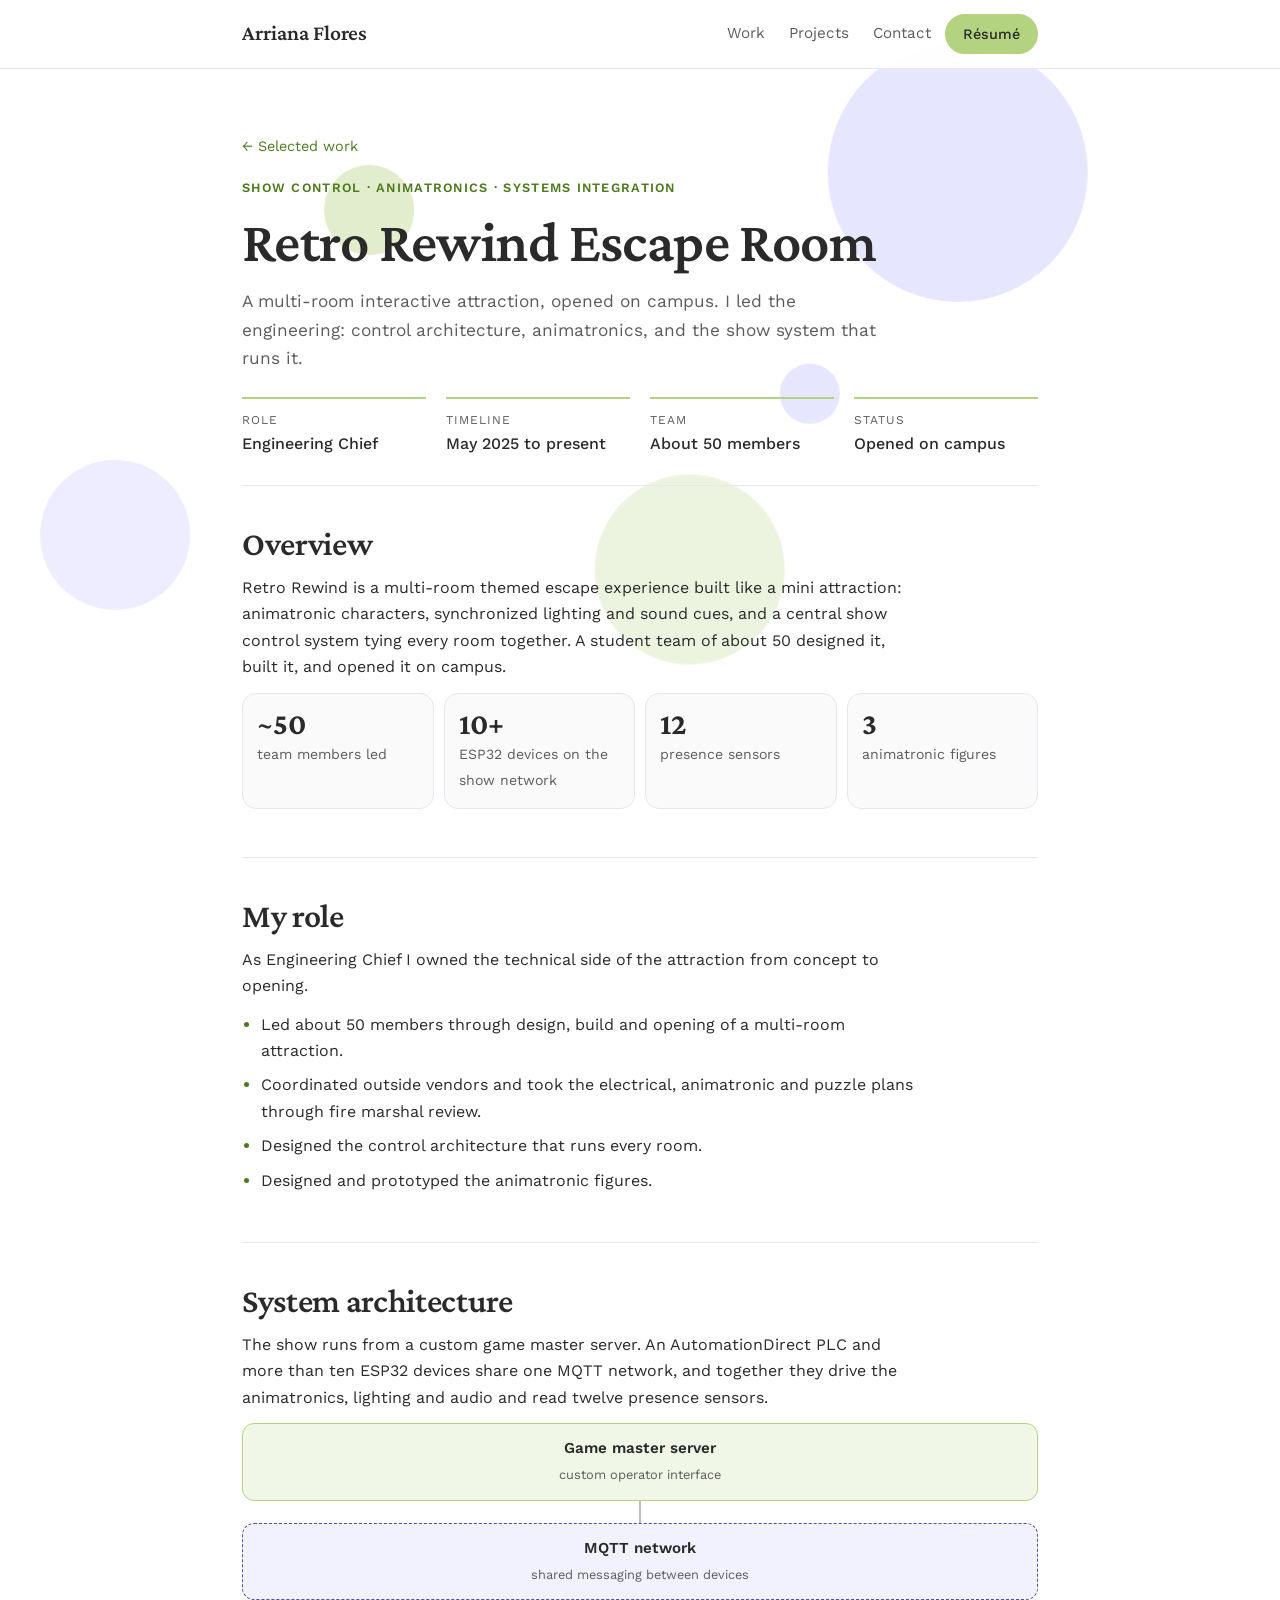
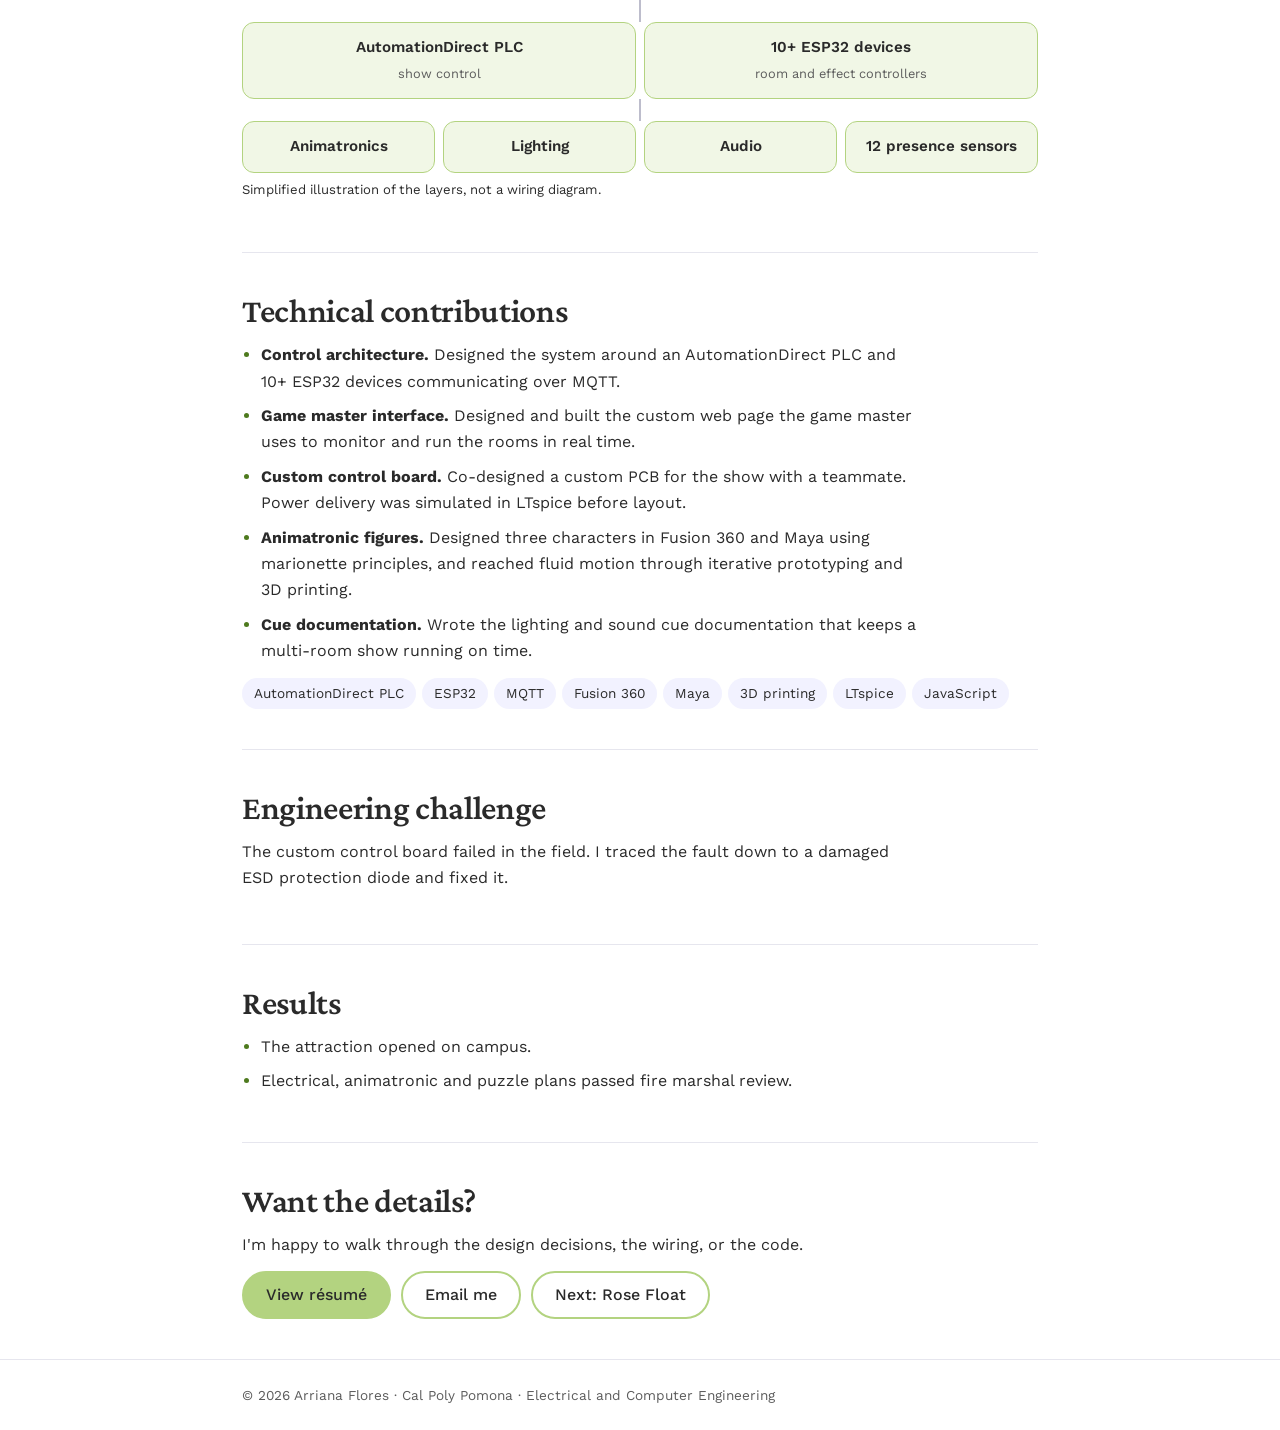
<file: escape-room.html>
<!DOCTYPE html>
<html lang="en">
<head>
    <meta charset="UTF-8">
    <meta name="viewport" content="width=device-width, initial-scale=1.0, viewport-fit=cover">
    <title>Retro Rewind Escape Room | Arriana Flores</title>
    <meta name="description" content="Case study: control architecture, animatronics and show control for a multi-room themed attraction.">
    <link rel="preconnect" href="https://fonts.googleapis.com">
    <link rel="preconnect" href="https://fonts.gstatic.com" crossorigin>
    <link href="https://fonts.googleapis.com/css2?family=Crimson+Pro:wght@400;600&family=Work+Sans:wght@400;500;600&display=swap" rel="stylesheet">
    <link rel="stylesheet" href="case-study.css">
</head>
<body>
    <div class="draft-banner">Draft view. Red dashed boxes are notes to you and never show to visitors. Remove ?draft from the address to see the public page.</div>
    <header class="site">
        <div class="container">
            <div class="header-content">
                <a href="index.html" class="logo">Arriana Flores</a>
                <nav aria-label="Main">
                    <ul>
                        <li><a href="index.html#work">Work</a></li>
                        <li><a href="projects.html">Projects</a></li>
                        <li class="desk"><a href="index.html#contact">Contact</a></li>
                        <li class="desk"><a href="resume.pdf" target="_blank" rel="noopener" class="btn small">Résumé</a></li>
                    </ul>
                </nav>
            </div>
        </div>
    </header>

    <main>
        <div class="container">
            <section class="cs-hero">
                <a class="back" href="index.html#work">&larr; Selected work</a>
                <p class="eyebrow">Show Control · Animatronics · Systems Integration</p>
                <h1>Retro Rewind Escape Room</h1>
                <p class="lead">A multi-room interactive attraction, opened on campus. I led the engineering: control architecture, animatronics, and the show system that runs it.</p>

                <!-- HERO MEDIA: put a photo or .mp4 path in data-src (and a poster image for video in data-poster) -->
                <div class="hero-media" data-src="" data-poster="" data-alt="Retro Rewind Escape Room, finished attraction"></div>
                <div class="draft-only todo"><b>Hero media needed.</b> Best choice: a 10 second clip or a wide photo of the finished room with effects running. Set <code>data-src</code> on the hero-media element.</div>

                <div class="meta">
                    <div><small>Role</small><b>Engineering Chief</b></div>
                    <div><small>Timeline</small><b>May 2025 to present</b></div>
                    <div><small>Team</small><b>About 50 members</b></div>
                    <div><small>Status</small><b>Opened on campus</b></div>
                </div>
            </section>

            <section class="cs-section">
                <h2>Overview</h2>
                <p>Retro Rewind is a multi-room themed escape experience built like a mini attraction: animatronic characters, synchronized lighting and sound cues, and a central show control system tying every room together. A student team of about 50 designed it, built it, and opened it on campus.</p>
                <div class="wins">
                    <div class="win"><b>~50</b><span>team members led</span></div>
                    <div class="win"><b>10+</b><span>ESP32 devices on the show network</span></div>
                    <div class="win"><b>12</b><span>presence sensors</span></div>
                    <div class="win"><b>3</b><span>animatronic figures</span></div>
                </div>
            </section>

            <section class="cs-section">
                <h2>My role</h2>
                <p>As Engineering Chief I owned the technical side of the attraction from concept to opening.</p>
                <ul>
                    <li>Led about 50 members through design, build and opening of a multi-room attraction.</li>
                    <li>Coordinated outside vendors and took the electrical, animatronic and puzzle plans through fire marshal review.</li>
                    <li>Designed the control architecture that runs every room.</li>
                    <li>Designed and prototyped the animatronic figures.</li>
                </ul>
                <div class="draft-only todo"><b>To write:</b> One or two sentences that separate what you personally designed or built from what sub-teams delivered. Recruiters ask this first.</div>
            </section>

            <section class="cs-section">
                <h2>System architecture</h2>
                <p>The show runs from a custom game master server. An AutomationDirect PLC and more than ten ESP32 devices share one MQTT network, and together they drive the animatronics, lighting and audio and read twelve presence sensors.</p>
                <div class="arch" role="img" aria-label="Simplified architecture: game master server, MQTT network, PLC and ESP32 devices, then animatronics, lighting, audio and presence sensors.">
                    <div class="layer"><div class="node"><b>Game master server</b><span>custom operator interface</span></div></div>
                    <div class="link"></div>
                    <div class="layer"><div class="node bus"><b>MQTT network</b><span>shared messaging between devices</span></div></div>
                    <div class="link"></div>
                    <div class="layer">
                        <div class="node"><b>AutomationDirect PLC</b><span>show control</span></div>
                        <div class="node"><b>10+ ESP32 devices</b><span>room and effect controllers</span></div>
                    </div>
                    <div class="link"></div>
                    <div class="layer">
                        <div class="node"><b>Animatronics</b></div>
                        <div class="node"><b>Lighting</b></div>
                        <div class="node"><b>Audio</b></div>
                        <div class="node"><b>12 presence sensors</b></div>
                    </div>
                </div>
                <p class="caption">Simplified illustration of the layers, not a wiring diagram.</p>
                <div class="draft-only todo"><b>To write:</b> Replace this sketch with the real signal flow once you confirm it (which devices talk through the PLC, which talk straight to the game master, and where MQTT versus other links are used). Also add: how a sensor trigger becomes a lighting, audio or animatronic cue.</div>
            </section>

            <section class="cs-section">
                <h2>Technical contributions</h2>
                <ul>
                    <li><b>Control architecture.</b> Designed the system around an AutomationDirect PLC and 10+ ESP32 devices communicating over MQTT.</li>
                    <li><b>Game master interface.</b> Designed and built the custom web page the game master uses to monitor and run the rooms in real time.</li>
                    <li><b>Custom control board.</b> Co-designed a custom PCB for the show with a teammate. Power delivery was simulated in LTspice before layout.</li>
                    <li><b>Animatronic figures.</b> Designed three characters in Fusion 360 and Maya using marionette principles, and reached fluid motion through iterative prototyping and 3D printing.</li>
                    <li><b>Cue documentation.</b> Wrote the lighting and sound cue documentation that keeps a multi-room show running on time.</li>
                </ul>
                <div class="tags"><span>AutomationDirect PLC</span><span>ESP32</span><span>MQTT</span><span>Fusion 360</span><span>Maya</span><span>3D printing</span><span>LTspice</span><span>JavaScript</span></div>
            </section>

            <section class="cs-section">
                <h2>Engineering challenge</h2>
                <p>The custom control board failed in the field. I traced the fault down to a damaged ESD protection diode and fixed it.</p>
                <div class="draft-only todo"><b>To write:</b> Expand this into the story: what the symptom was, how you narrowed it down, what you measured, what you changed so it would not happen again. This is the strongest part of the page for an engineer reading it.</div>
            </section>

            <section class="cs-section draft-only">
                <h2>Development process</h2>
                <div class="draft-only todo"><b>To write:</b> Timeline from concept to opening: design reviews, prototyping rounds, fire marshal review, install, opening.</div>
            </section>

            <section class="cs-section">
                <h2>Results</h2>
                <ul>
                    <li>The attraction opened on campus.</li>
                    <li>Electrical, animatronic and puzzle plans passed fire marshal review.</li>
                </ul>
                <div class="draft-only todo"><b>To write:</b> Add what you can verify: number of guests or sessions run, uptime during operation, faults found in testing and fixed.</div>
            </section>

            <section class="cs-section draft-only">
                <h2>Lessons learned</h2>
                <div class="draft-only todo"><b>To write:</b> Two or three things you would do differently, in your own words.</div>
            </section>

            <section class="cs-section" data-gallery>
                <h2>Gallery</h2>
                <div class="gallery">
                    <figure class="media" data-src="" data-poster="" data-alt="Finished attraction, wide shot or short walkthrough video"><figcaption>Finished attraction, wide shot or short walkthrough video</figcaption></figure>
                    <figure class="media" data-src="" data-poster="" data-alt="Behind the scenes: electronics and mechanisms"><figcaption>Behind the scenes: electronics and mechanisms</figcaption></figure>
                    <figure class="media" data-src="" data-poster="" data-alt="Wiring and control cabinet"><figcaption>Wiring and control cabinet</figcaption></figure>
                    <figure class="media" data-src="" data-poster="" data-alt="Fusion 360 and Maya models"><figcaption>Fusion 360 and Maya models</figcaption></figure>
                    <figure class="media" data-src="" data-poster="" data-alt="Animatronic prototypes and 3D printed parts"><figcaption>Animatronic prototypes and 3D printed parts</figcaption></figure>
                    <figure class="media" data-src="" data-poster="" data-alt="Game master interface on screen"><figcaption>Game master interface on screen</figcaption></figure>
                </div>
                <div class="draft-only todo"><b>Before publishing media:</b> confirm you have permission to share team and collaborative project photos, and keep each video short and compressed (under about 5 MB) so it loads on expo wifi.</div>
            </section>


            <section class="cs-section">
                <h2>Want the details?</h2>
                <p>I'm happy to walk through the design decisions, the wiring, or the code.</p>
                <div class="next">
                    <a class="btn" href="resume.pdf" target="_blank" rel="noopener">View résumé</a>
                    <a class="btn ghost" href="mailto:arriana.f@outlook.com">Email me</a>
                    <a class="btn ghost" href="rose-float.html">Next: Rose Float</a>
                </div>
            </section>
        </div>
    </main>

    <footer><div class="container"><p>© 2026 Arriana Flores · Cal Poly Pomona · Electrical and Computer Engineering</p></div></footer>

    <div class="action-bar" role="navigation" aria-label="Quick contact">
        <a class="btn" href="resume.pdf" target="_blank" rel="noopener">Résumé</a>
        <a class="btn ghost" href="mailto:arriana.f@outlook.com">Email</a>
        <a class="btn ghost" href="https://linkedin.com/in/arrianaf" target="_blank" rel="noopener">LinkedIn</a>
    </div>

    <script src="fx.js"></script>
    <script>
        // Draft view: add ?draft to the address to see your to-do notes and empty media slots.
        if (new URLSearchParams(location.search).has('draft')) document.documentElement.classList.add('draft');

        // Media slots: fill data-src with an image or .mp4 path. Empty slots stay hidden from visitors.
        document.querySelectorAll('.hero-media, figure.media').forEach(slot => {
            const src = (slot.dataset.src || '').trim();
            if (!src) {
                slot.classList.add('draft-only', 'todo');
                slot.insertAdjacentHTML('afterbegin', '<b>Empty media slot:</b> ' + (slot.dataset.alt || ''));
                if (slot.tagName === 'FIGURE') slot.querySelector('figcaption').remove();
                return;
            }
            let m;
            if (/\.(mp4|webm)$/i.test(src)) {
                m = document.createElement('video');
                m.controls = true; m.preload = 'none'; m.playsInline = true;
                if (slot.dataset.poster) m.poster = slot.dataset.poster;
                m.setAttribute('aria-label', slot.dataset.alt || '');
            } else {
                m = document.createElement('img');
                m.alt = slot.dataset.alt || ''; m.loading = 'lazy';
            }
            m.src = src;
            slot.prepend(m);
        });
        // Hide the gallery if every slot in it is empty
        document.querySelectorAll('[data-gallery]').forEach(sec => {
            if (!sec.querySelector('figure.media:not(.draft-only)')) sec.classList.add('draft-only');
        });
    </script>
</body>
</html>
</file>
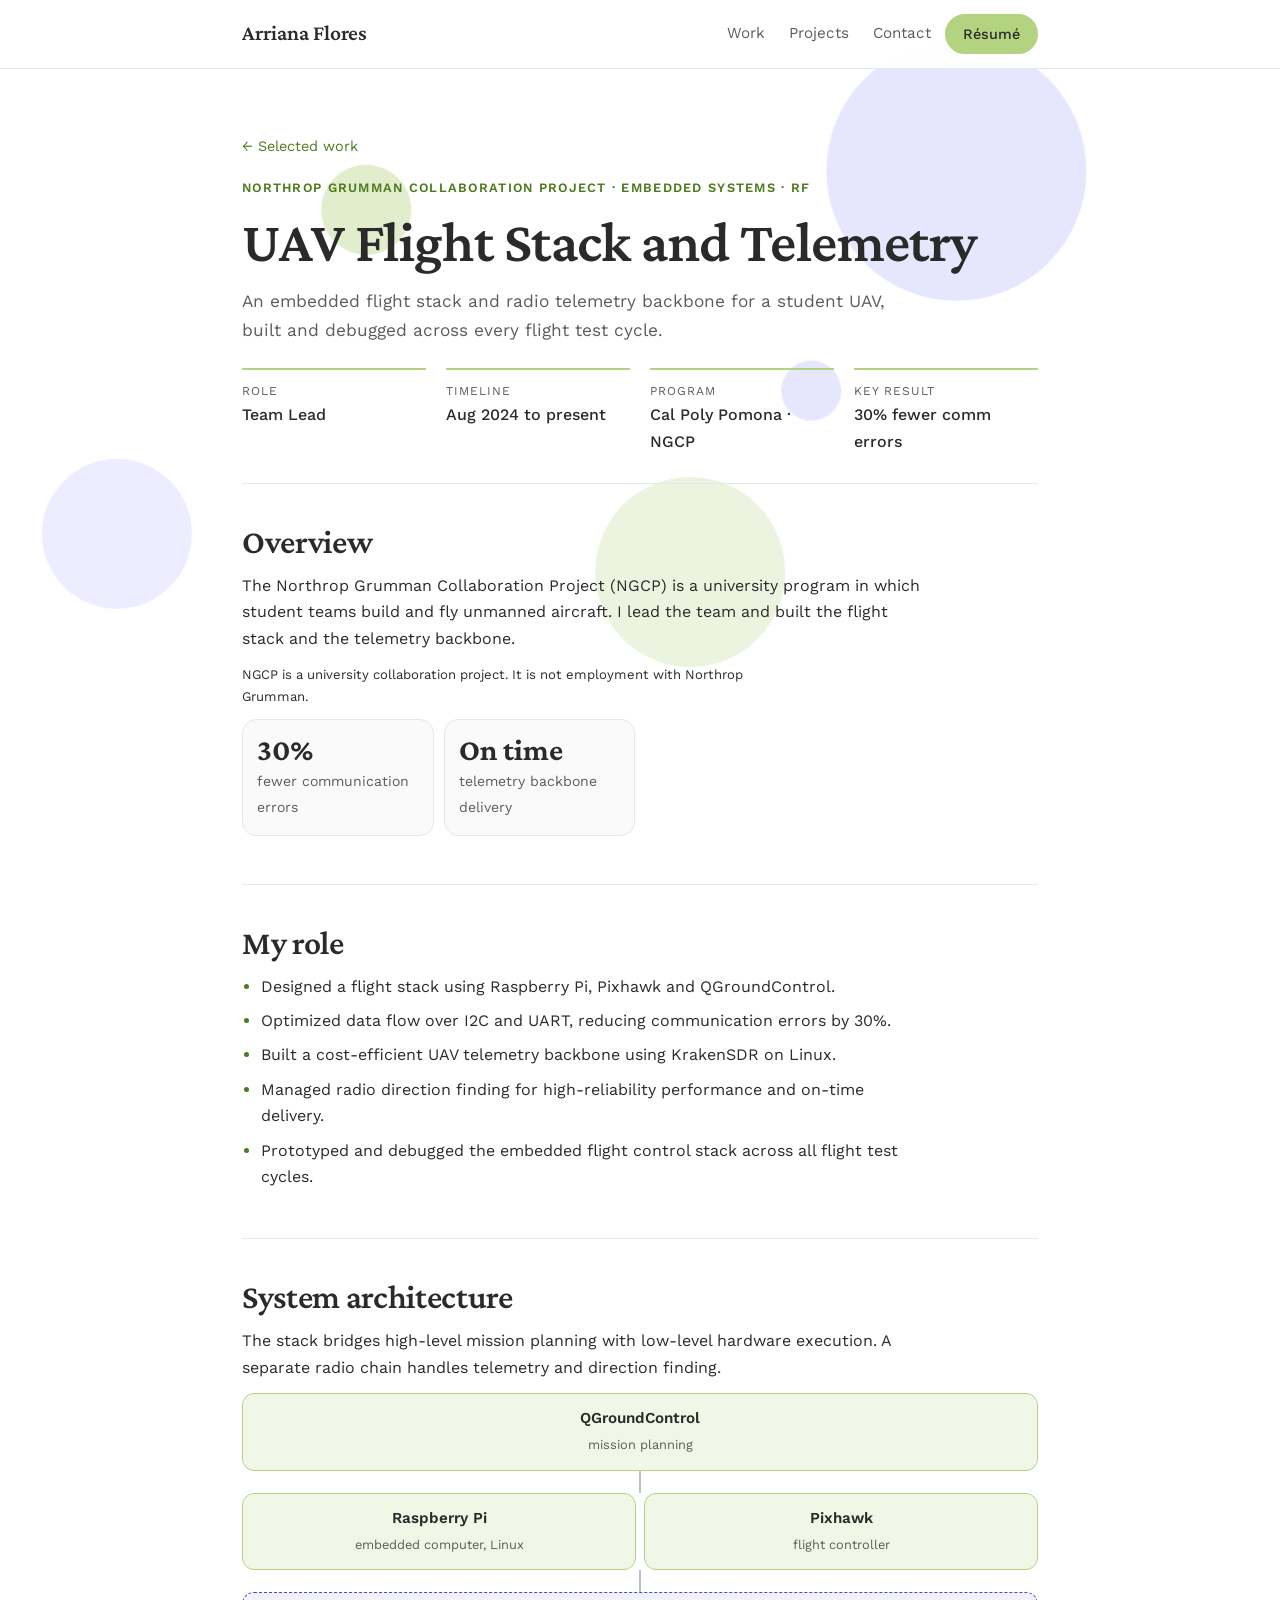
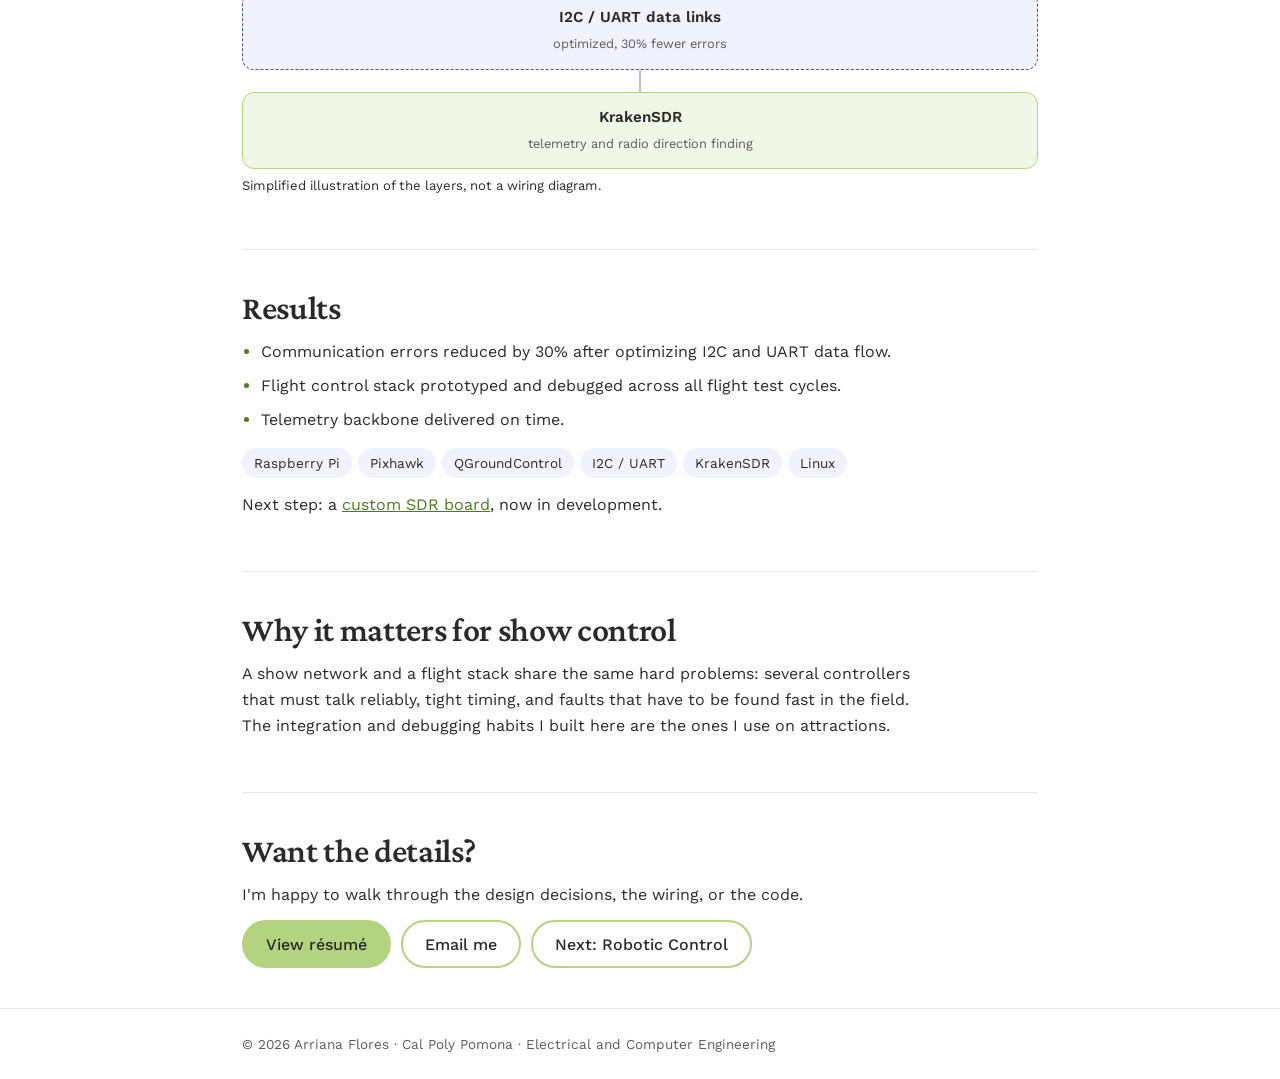
<file: ngcp-uav.html>
<!DOCTYPE html>
<html lang="en">
<head>
    <meta charset="UTF-8">
    <meta name="viewport" content="width=device-width, initial-scale=1.0, viewport-fit=cover">
    <title>UAV Flight Stack and Telemetry | Arriana Flores</title>
    <meta name="description" content="Case study: embedded flight stack and SDR telemetry for the Northrop Grumman Collaboration Project UAV.">
    <link rel="preconnect" href="https://fonts.googleapis.com">
    <link rel="preconnect" href="https://fonts.gstatic.com" crossorigin>
    <link href="https://fonts.googleapis.com/css2?family=Crimson+Pro:wght@400;600&family=Work+Sans:wght@400;500;600&display=swap" rel="stylesheet">
    <link rel="stylesheet" href="case-study.css">
</head>
<body>
    <div class="draft-banner">Draft view. Red dashed boxes are notes to you and never show to visitors. Remove ?draft from the address to see the public page.</div>
    <header class="site">
        <div class="container">
            <div class="header-content">
                <a href="index.html" class="logo">Arriana Flores</a>
                <nav aria-label="Main">
                    <ul>
                        <li><a href="index.html#work">Work</a></li>
                        <li><a href="projects.html">Projects</a></li>
                        <li class="desk"><a href="index.html#contact">Contact</a></li>
                        <li class="desk"><a href="resume.pdf" target="_blank" rel="noopener" class="btn small">Résumé</a></li>
                    </ul>
                </nav>
            </div>
        </div>
    </header>

    <main>
        <div class="container">
            <section class="cs-hero">
                <a class="back" href="index.html#work">&larr; Selected work</a>
                <p class="eyebrow">Northrop Grumman Collaboration Project · Embedded Systems · RF</p>
                <h1>UAV Flight Stack and Telemetry</h1>
                <p class="lead">An embedded flight stack and radio telemetry backbone for a student UAV, built and debugged across every flight test cycle.</p>

                <!-- HERO MEDIA: put a photo or .mp4 path in data-src (and a poster image for video in data-poster) -->
                <div class="hero-media" data-src="" data-poster="" data-alt="NGCP UAV"></div>
                <div class="draft-only todo"><b>Hero media needed.</b> Best choice: the aircraft in flight or the avionics on the bench. Set <code>data-src</code> on the hero-media element.</div>

                <div class="meta">
                    <div><small>Role</small><b>Team Lead</b></div>
                    <div><small>Timeline</small><b>Aug 2024 to present</b></div>
                    <div><small>Program</small><b>Cal Poly Pomona · NGCP</b></div>
                    <div><small>Key result</small><b>30% fewer comm errors</b></div>
                </div>
            </section>

            <section class="cs-section">
                <h2>Overview</h2>
                <p>The Northrop Grumman Collaboration Project (NGCP) is a university program in which student teams build and fly unmanned aircraft. I lead the team and built the flight stack and the telemetry backbone.</p>
                <p class="caption">NGCP is a university collaboration project. It is not employment with Northrop Grumman.</p>
                <div class="wins">
                    <div class="win"><b>30%</b><span>fewer communication errors</span></div>
                    <div class="win"><b>On time</b><span>telemetry backbone delivery</span></div>
                </div>
            </section>

            <section class="cs-section">
                <h2>My role</h2>
                <ul>
                    <li>Designed a flight stack using Raspberry Pi, Pixhawk and QGroundControl.</li>
                    <li>Optimized data flow over I2C and UART, reducing communication errors by 30%.</li>
                    <li>Built a cost-efficient UAV telemetry backbone using KrakenSDR on Linux.</li>
                    <li>Managed radio direction finding for high-reliability performance and on-time delivery.</li>
                    <li>Prototyped and debugged the embedded flight control stack across all flight test cycles.</li>
                </ul>
                <div class="draft-only todo"><b>To write:</b> Team size, and which parts you built hands-on versus directed as Team Lead.</div>
            </section>

            <section class="cs-section">
                <h2>System architecture</h2>
                <p>The stack bridges high-level mission planning with low-level hardware execution. A separate radio chain handles telemetry and direction finding.</p>
                <div class="arch" role="img" aria-label="Simplified architecture: QGroundControl mission planning, Raspberry Pi and Pixhawk flight stack linked over I2C and UART, and a KrakenSDR telemetry chain on Linux.">
                    <div class="layer"><div class="node"><b>QGroundControl</b><span>mission planning</span></div></div>
                    <div class="link"></div>
                    <div class="layer">
                        <div class="node"><b>Raspberry Pi</b><span>embedded computer, Linux</span></div>
                        <div class="node"><b>Pixhawk</b><span>flight controller</span></div>
                    </div>
                    <div class="link"></div>
                    <div class="layer"><div class="node bus"><b>I2C / UART data links</b><span>optimized, 30% fewer errors</span></div></div>
                    <div class="link"></div>
                    <div class="layer"><div class="node"><b>KrakenSDR</b><span>telemetry and radio direction finding</span></div></div>
                </div>
                <p class="caption">Simplified illustration of the layers, not a wiring diagram.</p>
                <div class="draft-only todo"><b>To write:</b> Confirm the sketch, then add which links are I2C and which are UART, and what was causing the communication errors before your fix.</div>
            </section>

            <section class="cs-section">
                <h2>Results</h2>
                <ul>
                    <li>Communication errors reduced by 30% after optimizing I2C and UART data flow.</li>
                    <li>Flight control stack prototyped and debugged across all flight test cycles.</li>
                    <li>Telemetry backbone delivered on time.</li>
                </ul>
                <div class="tags"><span>Raspberry Pi</span><span>Pixhawk</span><span>QGroundControl</span><span>I2C / UART</span><span>KrakenSDR</span><span>Linux</span></div>
                <p style="margin-top:14px">Next step: a <a href="projects.html#project-09">custom SDR board</a>, now in development.</p>
                <div class="draft-only todo"><b>To write:</b> How the 30% was measured (before and after, over how many flights or test hours).</div>
            </section>

            <section class="cs-section">
                <h2>Why it matters for show control</h2>
                <p>A show network and a flight stack share the same hard problems: several controllers that must talk reliably, tight timing, and faults that have to be found fast in the field. The integration and debugging habits I built here are the ones I use on attractions.</p>
            </section>

            <section class="cs-section draft-only">
                <h2>Engineering challenge</h2>
                <div class="draft-only todo"><b>To write:</b> One debugging story from a flight test: symptom, how you isolated it, the fix.</div>
            </section>

            <section class="cs-section draft-only">
                <h2>Lessons learned</h2>
                <div class="draft-only todo"><b>To write:</b> Two or three takeaways in your own words.</div>
            </section>

            <section class="cs-section" data-gallery>
                <h2>Gallery</h2>
                <div class="gallery">
                    <figure class="media" data-src="" data-poster="" data-alt="UAV on the bench or in flight"><figcaption>UAV on the bench or in flight</figcaption></figure>
                    <figure class="media" data-src="" data-poster="" data-alt="Raspberry Pi and Pixhawk wiring"><figcaption>Raspberry Pi and Pixhawk wiring</figcaption></figure>
                    <figure class="media" data-src="" data-poster="" data-alt="KrakenSDR setup"><figcaption>KrakenSDR setup</figcaption></figure>
                    <figure class="media" data-src="" data-poster="" data-alt="QGroundControl screen during a test"><figcaption>QGroundControl screen during a test</figcaption></figure>
                </div>
                <div class="draft-only todo"><b>Before publishing media:</b> confirm you have permission to share team and collaborative project photos, and keep each video short and compressed (under about 5 MB) so it loads on expo wifi.</div>
            </section>


            <section class="cs-section">
                <h2>Want the details?</h2>
                <p>I'm happy to walk through the design decisions, the wiring, or the code.</p>
                <div class="next">
                    <a class="btn" href="resume.pdf" target="_blank" rel="noopener">View résumé</a>
                    <a class="btn ghost" href="mailto:arriana.f@outlook.com">Email me</a>
                    <a class="btn ghost" href="nl-robotics.html">Next: Robotic Control</a>
                </div>
            </section>
        </div>
    </main>

    <footer><div class="container"><p>© 2026 Arriana Flores · Cal Poly Pomona · Electrical and Computer Engineering</p></div></footer>

    <div class="action-bar" role="navigation" aria-label="Quick contact">
        <a class="btn" href="resume.pdf" target="_blank" rel="noopener">Résumé</a>
        <a class="btn ghost" href="mailto:arriana.f@outlook.com">Email</a>
        <a class="btn ghost" href="https://linkedin.com/in/arrianaf" target="_blank" rel="noopener">LinkedIn</a>
    </div>

    <script src="fx.js"></script>
    <script>
        // Draft view: add ?draft to the address to see your to-do notes and empty media slots.
        if (new URLSearchParams(location.search).has('draft')) document.documentElement.classList.add('draft');

        // Media slots: fill data-src with an image or .mp4 path. Empty slots stay hidden from visitors.
        document.querySelectorAll('.hero-media, figure.media').forEach(slot => {
            const src = (slot.dataset.src || '').trim();
            if (!src) {
                slot.classList.add('draft-only', 'todo');
                slot.insertAdjacentHTML('afterbegin', '<b>Empty media slot:</b> ' + (slot.dataset.alt || ''));
                if (slot.tagName === 'FIGURE') slot.querySelector('figcaption').remove();
                return;
            }
            let m;
            if (/\.(mp4|webm)$/i.test(src)) {
                m = document.createElement('video');
                m.controls = true; m.preload = 'none'; m.playsInline = true;
                if (slot.dataset.poster) m.poster = slot.dataset.poster;
                m.setAttribute('aria-label', slot.dataset.alt || '');
            } else {
                m = document.createElement('img');
                m.alt = slot.dataset.alt || ''; m.loading = 'lazy';
            }
            m.src = src;
            slot.prepend(m);
        });
        // Hide the gallery if every slot in it is empty
        document.querySelectorAll('[data-gallery]').forEach(sec => {
            if (!sec.querySelector('figure.media:not(.draft-only)')) sec.classList.add('draft-only');
        });
    </script>
</body>
</html>
</file>
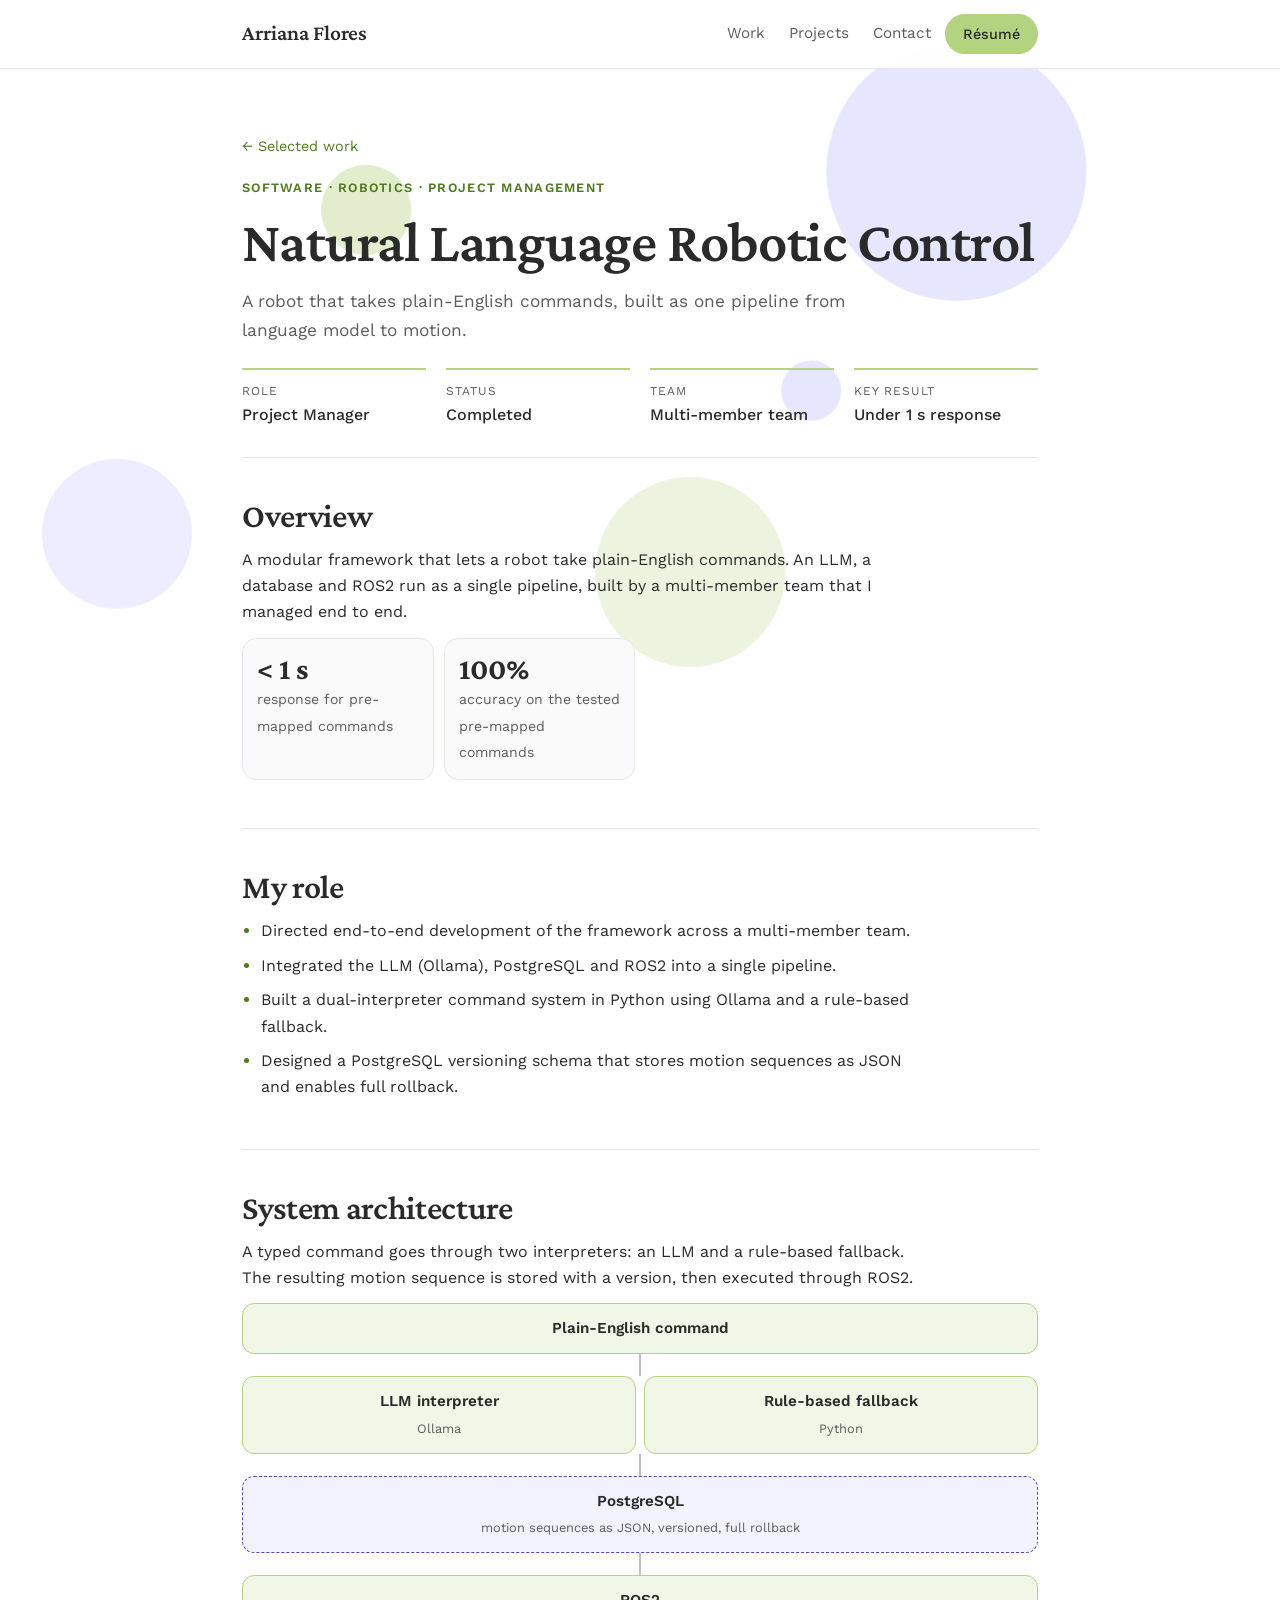
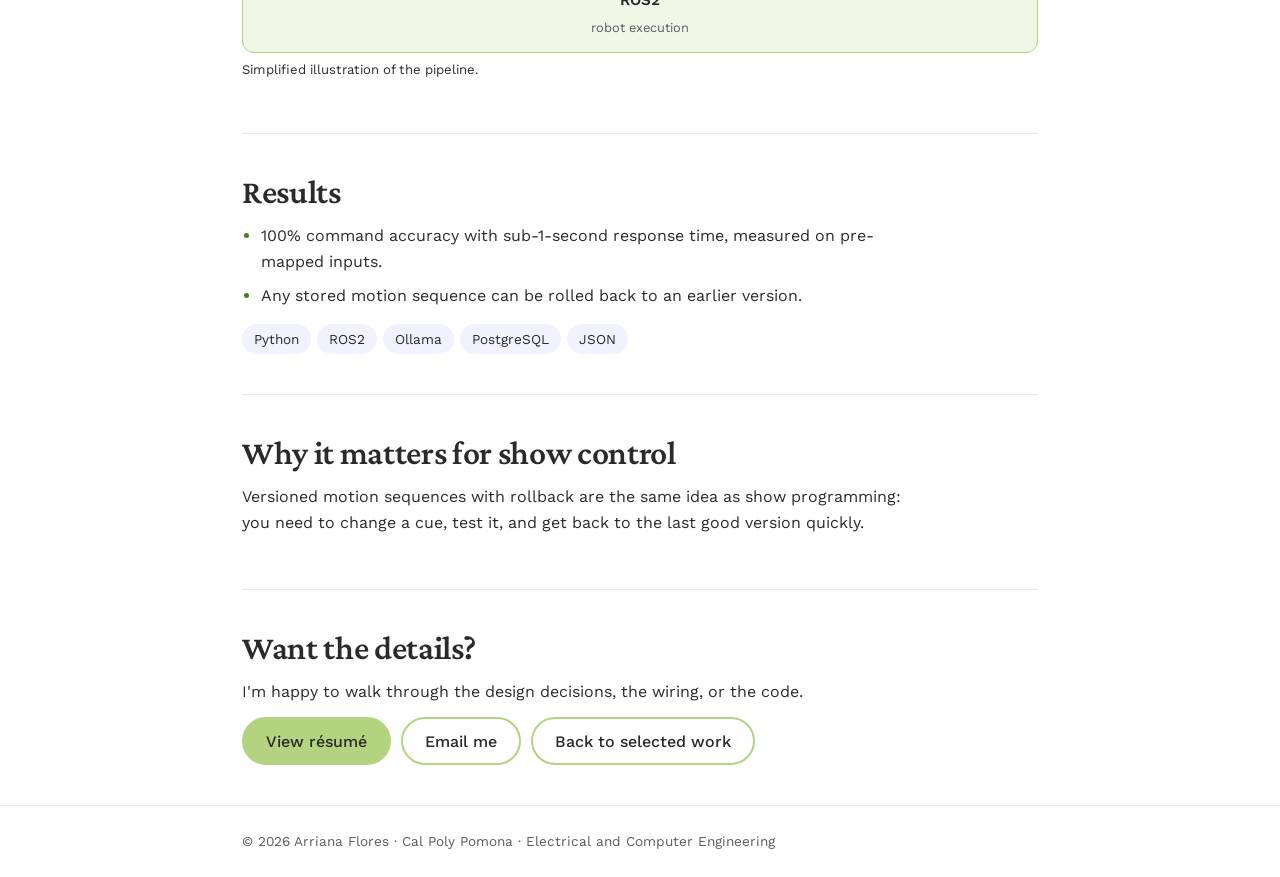
<file: nl-robotics.html>
<!DOCTYPE html>
<html lang="en">
<head>
    <meta charset="UTF-8">
    <meta name="viewport" content="width=device-width, initial-scale=1.0, viewport-fit=cover">
    <title>Natural Language Robotic Control | Arriana Flores</title>
    <meta name="description" content="Case study: an LLM, PostgreSQL and ROS2 pipeline that turns plain-English commands into robot motion.">
    <link rel="preconnect" href="https://fonts.googleapis.com">
    <link rel="preconnect" href="https://fonts.gstatic.com" crossorigin>
    <link href="https://fonts.googleapis.com/css2?family=Crimson+Pro:wght@400;600&family=Work+Sans:wght@400;500;600&display=swap" rel="stylesheet">
    <link rel="stylesheet" href="case-study.css">
</head>
<body>
    <div class="draft-banner">Draft view. Red dashed boxes are notes to you and never show to visitors. Remove ?draft from the address to see the public page.</div>
    <header class="site">
        <div class="container">
            <div class="header-content">
                <a href="index.html" class="logo">Arriana Flores</a>
                <nav aria-label="Main">
                    <ul>
                        <li><a href="index.html#work">Work</a></li>
                        <li><a href="projects.html">Projects</a></li>
                        <li class="desk"><a href="index.html#contact">Contact</a></li>
                        <li class="desk"><a href="resume.pdf" target="_blank" rel="noopener" class="btn small">Résumé</a></li>
                    </ul>
                </nav>
            </div>
        </div>
    </header>

    <main>
        <div class="container">
            <section class="cs-hero">
                <a class="back" href="index.html#work">&larr; Selected work</a>
                <p class="eyebrow">Software · Robotics · Project Management</p>
                <h1>Natural Language Robotic Control</h1>
                <p class="lead">A robot that takes plain-English commands, built as one pipeline from language model to motion.</p>

                <!-- HERO MEDIA: put a photo or .mp4 path in data-src (and a poster image for video in data-poster) -->
                <div class="hero-media" data-src="" data-poster="" data-alt="Natural Language Robotic Control demo"></div>
                <div class="draft-only todo"><b>Hero media needed.</b> Best choice: a short clip of the robot responding to a command. Set <code>data-src</code> on the hero-media element.</div>

                <div class="meta">
                    <div><small>Role</small><b>Project Manager</b></div>
                    <div><small>Status</small><b>Completed</b></div>
                    <div><small>Team</small><b>Multi-member team</b></div>
                    <div><small>Key result</small><b>Under 1 s response</b></div>
                </div>
            </section>

            <section class="cs-section">
                <h2>Overview</h2>
                <p>A modular framework that lets a robot take plain-English commands. An LLM, a database and ROS2 run as a single pipeline, built by a multi-member team that I managed end to end.</p>
                <div class="wins">
                    <div class="win"><b>&lt; 1 s</b><span>response for pre-mapped commands</span></div>
                    <div class="win"><b>100%</b><span>accuracy on the tested pre-mapped commands</span></div>
                </div>
            </section>

            <section class="cs-section">
                <h2>My role</h2>
                <ul>
                    <li>Directed end-to-end development of the framework across a multi-member team.</li>
                    <li>Integrated the LLM (Ollama), PostgreSQL and ROS2 into a single pipeline.</li>
                    <li>Built a dual-interpreter command system in Python using Ollama and a rule-based fallback.</li>
                    <li>Designed a PostgreSQL versioning schema that stores motion sequences as JSON and enables full rollback.</li>
                </ul>
                <div class="draft-only todo"><b>To write:</b> Team size and which parts you coded yourself versus managed.</div>
            </section>

            <section class="cs-section">
                <h2>System architecture</h2>
                <p>A typed command goes through two interpreters: an LLM and a rule-based fallback. The resulting motion sequence is stored with a version, then executed through ROS2.</p>
                <div class="arch" role="img" aria-label="Simplified pipeline: plain-English command, dual interpreter with Ollama LLM and rule-based fallback, PostgreSQL versioned motion sequences, ROS2 execution.">
                    <div class="layer"><div class="node"><b>Plain-English command</b></div></div>
                    <div class="link"></div>
                    <div class="layer">
                        <div class="node"><b>LLM interpreter</b><span>Ollama</span></div>
                        <div class="node"><b>Rule-based fallback</b><span>Python</span></div>
                    </div>
                    <div class="link"></div>
                    <div class="layer"><div class="node bus"><b>PostgreSQL</b><span>motion sequences as JSON, versioned, full rollback</span></div></div>
                    <div class="link"></div>
                    <div class="layer"><div class="node"><b>ROS2</b><span>robot execution</span></div></div>
                </div>
                <p class="caption">Simplified illustration of the pipeline.</p>
                <div class="draft-only todo"><b>To write:</b> Confirm the order of the stages, and say when the fallback takes over from the LLM.</div>
            </section>

            <section class="cs-section">
                <h2>Results</h2>
                <ul>
                    <li>100% command accuracy with sub-1-second response time, measured on pre-mapped inputs.</li>
                    <li>Any stored motion sequence can be rolled back to an earlier version.</li>
                </ul>
                <div class="tags"><span>Python</span><span>ROS2</span><span>Ollama</span><span>PostgreSQL</span><span>JSON</span></div>
                <div class="draft-only todo"><b>To write:</b> How many pre-mapped commands were tested, and what happens with commands outside that set.</div>
            </section>

            <section class="cs-section">
                <h2>Why it matters for show control</h2>
                <p>Versioned motion sequences with rollback are the same idea as show programming: you need to change a cue, test it, and get back to the last good version quickly.</p>
            </section>

            <section class="cs-section draft-only">
                <h2>Lessons learned</h2>
                <div class="draft-only todo"><b>To write:</b> Two or three takeaways in your own words.</div>
            </section>

            <section class="cs-section" data-gallery>
                <h2>Gallery</h2>
                <div class="gallery">
                    <figure class="media" data-src="" data-poster="" data-alt="Robot executing a spoken or typed command, short video"><figcaption>Robot executing a spoken or typed command, short video</figcaption></figure>
                    <figure class="media" data-src="" data-poster="" data-alt="Pipeline diagram or terminal output"><figcaption>Pipeline diagram or terminal output</figcaption></figure>
                </div>
                <div class="draft-only todo"><b>Before publishing media:</b> confirm you have permission to share team and collaborative project photos, and keep each video short and compressed (under about 5 MB) so it loads on expo wifi.</div>
            </section>


            <section class="cs-section">
                <h2>Want the details?</h2>
                <p>I'm happy to walk through the design decisions, the wiring, or the code.</p>
                <div class="next">
                    <a class="btn" href="resume.pdf" target="_blank" rel="noopener">View résumé</a>
                    <a class="btn ghost" href="mailto:arriana.f@outlook.com">Email me</a>
                    <a class="btn ghost" href="index.html#work">Back to selected work</a>
                </div>
            </section>
        </div>
    </main>

    <footer><div class="container"><p>© 2026 Arriana Flores · Cal Poly Pomona · Electrical and Computer Engineering</p></div></footer>

    <div class="action-bar" role="navigation" aria-label="Quick contact">
        <a class="btn" href="resume.pdf" target="_blank" rel="noopener">Résumé</a>
        <a class="btn ghost" href="mailto:arriana.f@outlook.com">Email</a>
        <a class="btn ghost" href="https://linkedin.com/in/arrianaf" target="_blank" rel="noopener">LinkedIn</a>
    </div>

    <script src="fx.js"></script>
    <script>
        // Draft view: add ?draft to the address to see your to-do notes and empty media slots.
        if (new URLSearchParams(location.search).has('draft')) document.documentElement.classList.add('draft');

        // Media slots: fill data-src with an image or .mp4 path. Empty slots stay hidden from visitors.
        document.querySelectorAll('.hero-media, figure.media').forEach(slot => {
            const src = (slot.dataset.src || '').trim();
            if (!src) {
                slot.classList.add('draft-only', 'todo');
                slot.insertAdjacentHTML('afterbegin', '<b>Empty media slot:</b> ' + (slot.dataset.alt || ''));
                if (slot.tagName === 'FIGURE') slot.querySelector('figcaption').remove();
                return;
            }
            let m;
            if (/\.(mp4|webm)$/i.test(src)) {
                m = document.createElement('video');
                m.controls = true; m.preload = 'none'; m.playsInline = true;
                if (slot.dataset.poster) m.poster = slot.dataset.poster;
                m.setAttribute('aria-label', slot.dataset.alt || '');
            } else {
                m = document.createElement('img');
                m.alt = slot.dataset.alt || ''; m.loading = 'lazy';
            }
            m.src = src;
            slot.prepend(m);
        });
        // Hide the gallery if every slot in it is empty
        document.querySelectorAll('[data-gallery]').forEach(sec => {
            if (!sec.querySelector('figure.media:not(.draft-only)')) sec.classList.add('draft-only');
        });
    </script>
</body>
</html>
</file>
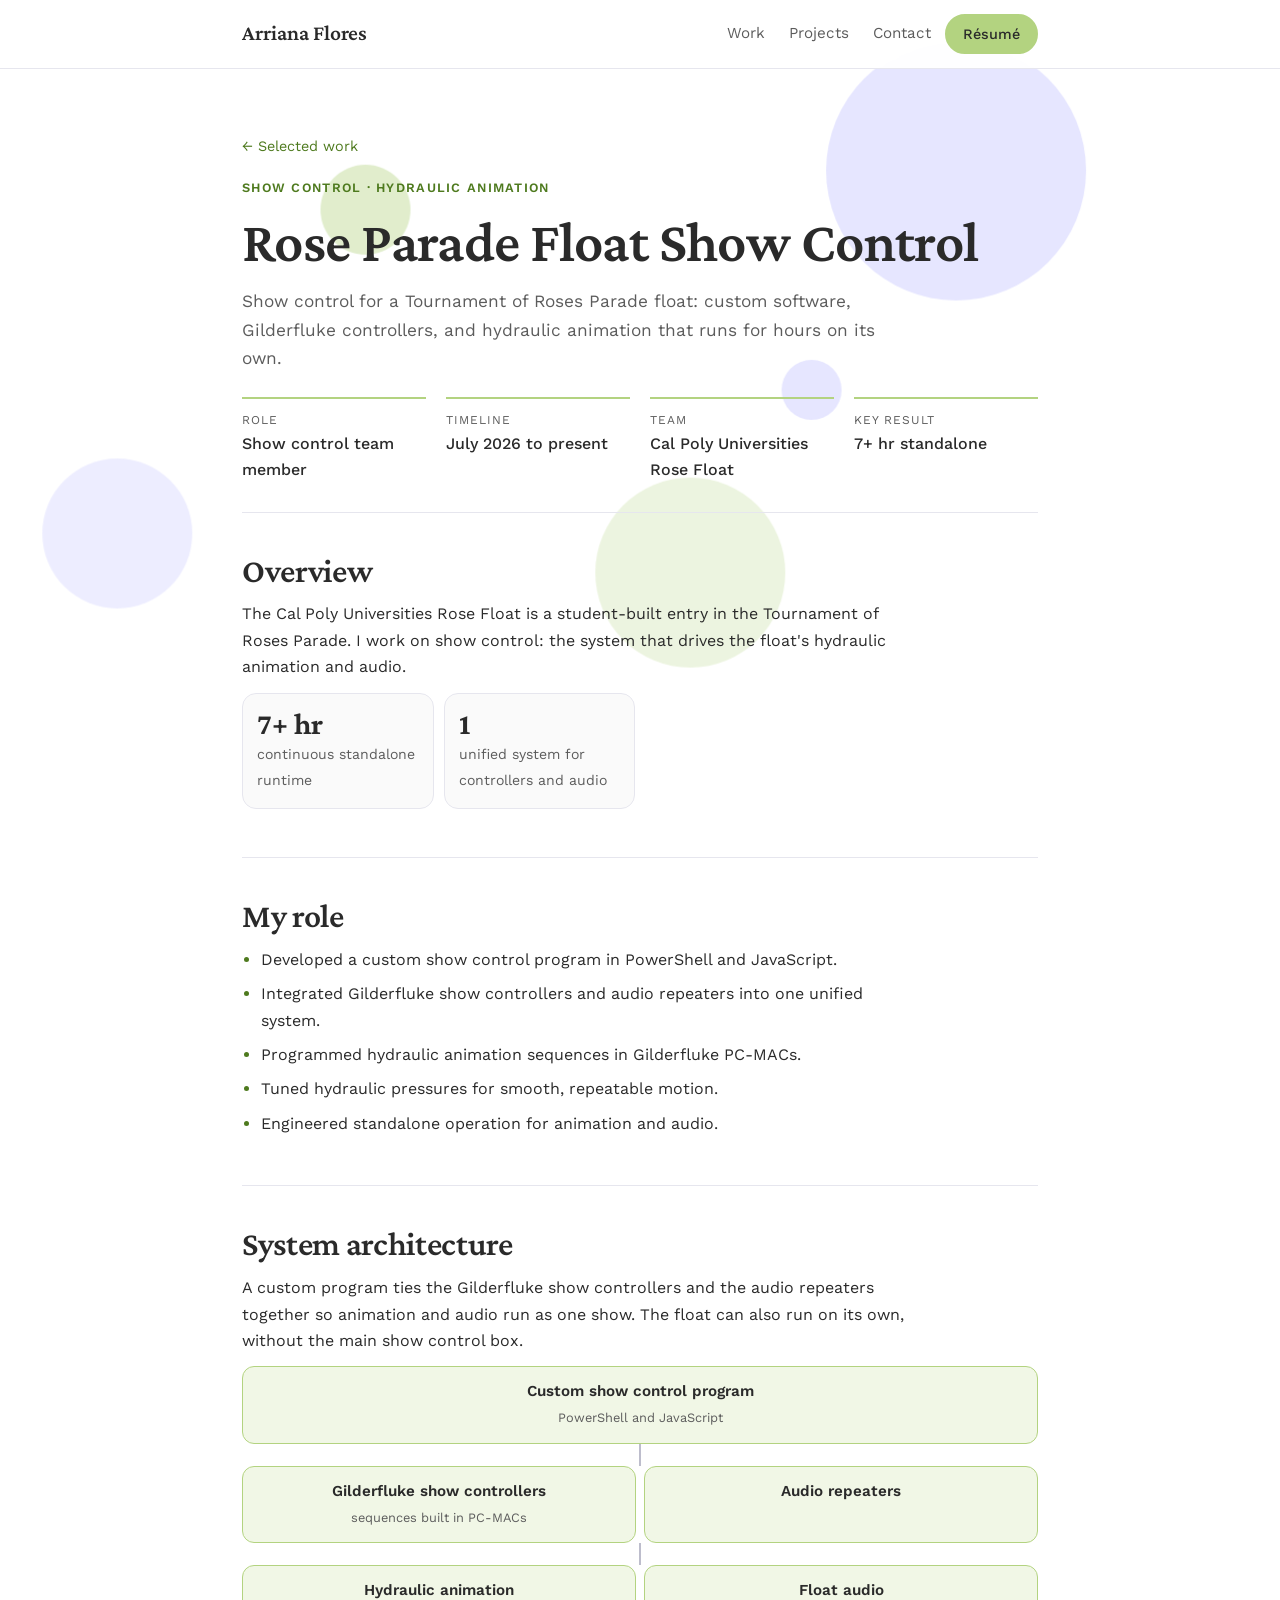
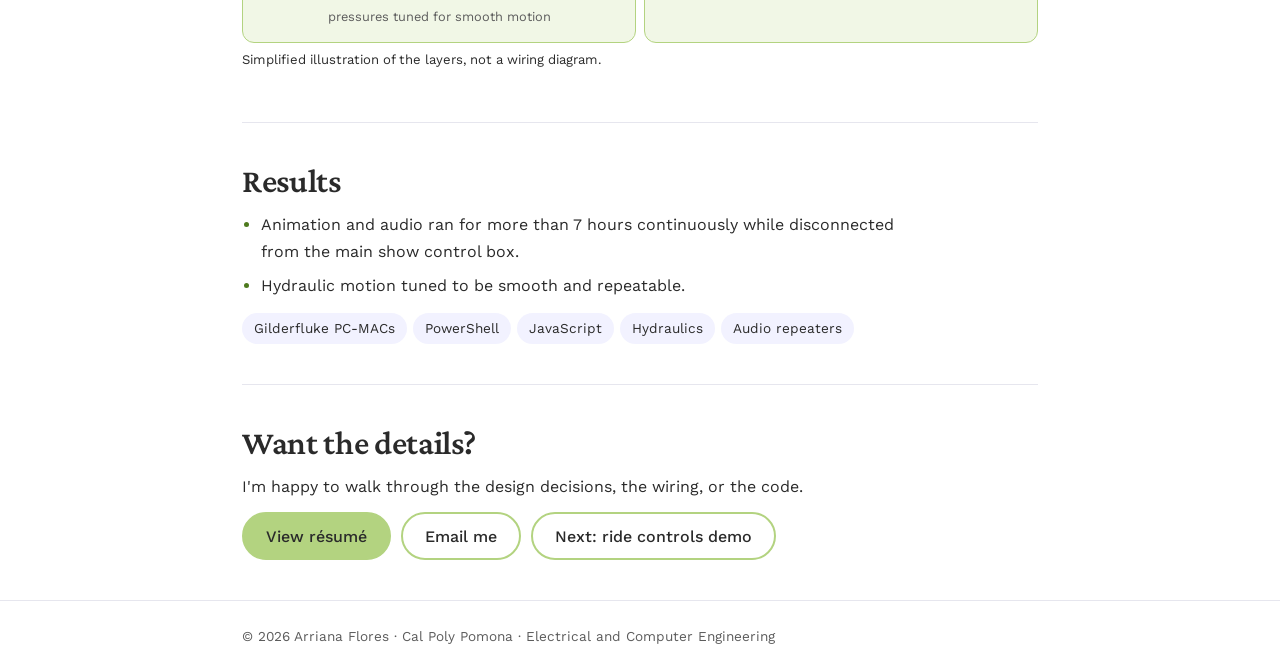
<file: rose-float.html>
<!DOCTYPE html>
<html lang="en">
<head>
    <meta charset="UTF-8">
    <meta name="viewport" content="width=device-width, initial-scale=1.0, viewport-fit=cover">
    <title>Rose Parade Float Show Control | Arriana Flores</title>
    <meta name="description" content="Case study: show control and hydraulic animation for the Cal Poly Universities Rose Float.">
    <link rel="preconnect" href="https://fonts.googleapis.com">
    <link rel="preconnect" href="https://fonts.gstatic.com" crossorigin>
    <link href="https://fonts.googleapis.com/css2?family=Crimson+Pro:wght@400;600&family=Work+Sans:wght@400;500;600&display=swap" rel="stylesheet">
    <link rel="stylesheet" href="case-study.css">
</head>
<body>
    <div class="draft-banner">Draft view. Red dashed boxes are notes to you and never show to visitors. Remove ?draft from the address to see the public page.</div>
    <header class="site">
        <div class="container">
            <div class="header-content">
                <a href="index.html" class="logo">Arriana Flores</a>
                <nav aria-label="Main">
                    <ul>
                        <li><a href="index.html#work">Work</a></li>
                        <li><a href="projects.html">Projects</a></li>
                        <li class="desk"><a href="index.html#contact">Contact</a></li>
                        <li class="desk"><a href="resume.pdf" target="_blank" rel="noopener" class="btn small">Résumé</a></li>
                    </ul>
                </nav>
            </div>
        </div>
    </header>

    <main>
        <div class="container">
            <section class="cs-hero">
                <a class="back" href="index.html#work">&larr; Selected work</a>
                <p class="eyebrow">Show Control · Hydraulic Animation</p>
                <h1>Rose Parade Float Show Control</h1>
                <p class="lead">Show control for a Tournament of Roses Parade float: custom software, Gilderfluke controllers, and hydraulic animation that runs for hours on its own.</p>

                <!-- HERO MEDIA: put a photo or .mp4 path in data-src (and a poster image for video in data-poster) -->
                <div class="hero-media" data-src="" data-poster="" data-alt="Cal Poly Universities Rose Float animation"></div>
                <div class="draft-only todo"><b>Hero media needed.</b> Best choice: a short clip of the animated mechanism moving. Set <code>data-src</code> on the hero-media element.</div>

                <div class="meta">
                    <div><small>Role</small><b>Show control team member</b></div>
                    <div><small>Timeline</small><b>July 2026 to present</b></div>
                    <div><small>Team</small><b>Cal Poly Universities Rose Float</b></div>
                    <div><small>Key result</small><b>7+ hr standalone</b></div>
                </div>
            </section>

            <section class="cs-section">
                <h2>Overview</h2>
                <p>The Cal Poly Universities Rose Float is a student-built entry in the Tournament of Roses Parade. I work on show control: the system that drives the float's hydraulic animation and audio.</p>
                <div class="wins">
                    <div class="win"><b>7+ hr</b><span>continuous standalone runtime</span></div>
                    <div class="win"><b>1</b><span>unified system for controllers and audio</span></div>
                </div>
            </section>

            <section class="cs-section">
                <h2>My role</h2>
                <ul>
                    <li>Developed a custom show control program in PowerShell and JavaScript.</li>
                    <li>Integrated Gilderfluke show controllers and audio repeaters into one unified system.</li>
                    <li>Programmed hydraulic animation sequences in Gilderfluke PC-MACs.</li>
                    <li>Tuned hydraulic pressures for smooth, repeatable motion.</li>
                    <li>Engineered standalone operation for animation and audio.</li>
                </ul>
                <div class="draft-only todo"><b>To write:</b> One sentence on team size and which parts were yours alone versus shared with the show control team.</div>
            </section>

            <section class="cs-section">
                <h2>System architecture</h2>
                <p>A custom program ties the Gilderfluke show controllers and the audio repeaters together so animation and audio run as one show. The float can also run on its own, without the main show control box.</p>
                <div class="arch" role="img" aria-label="Simplified architecture: custom show control program, Gilderfluke show controllers and audio repeaters, then hydraulic animation and float audio.">
                    <div class="layer"><div class="node"><b>Custom show control program</b><span>PowerShell and JavaScript</span></div></div>
                    <div class="link"></div>
                    <div class="layer">
                        <div class="node"><b>Gilderfluke show controllers</b><span>sequences built in PC-MACs</span></div>
                        <div class="node"><b>Audio repeaters</b></div>
                    </div>
                    <div class="link"></div>
                    <div class="layer">
                        <div class="node"><b>Hydraulic animation</b><span>pressures tuned for smooth motion</span></div>
                        <div class="node"><b>Float audio</b></div>
                    </div>
                </div>
                <p class="caption">Simplified illustration of the layers, not a wiring diagram.</p>
                <div class="draft-only todo"><b>To write:</b> Confirm this sketch against the real system, then add what the custom program actually does (start, stop, sync, monitoring) and how standalone mode takes over.</div>
            </section>

            <section class="cs-section">
                <h2>Results</h2>
                <ul>
                    <li>Animation and audio ran for more than 7 hours continuously while disconnected from the main show control box.</li>
                    <li>Hydraulic motion tuned to be smooth and repeatable.</li>
                </ul>
                <div class="tags"><span>Gilderfluke PC-MACs</span><span>PowerShell</span><span>JavaScript</span><span>Hydraulics</span><span>Audio repeaters</span></div>
                <div class="draft-only todo"><b>To write:</b> How the 7+ hour figure was measured (test setup, date), and any failures you found and fixed during reliability testing.</div>
            </section>

            <section class="cs-section draft-only">
                <h2>Engineering challenge</h2>
                <div class="draft-only todo"><b>To write:</b> The hardest problem you solved on the float and how. For example: why standalone operation was needed and what made it difficult.</div>
            </section>

            <section class="cs-section draft-only">
                <h2>Development process</h2>
                <div class="draft-only todo"><b>To write:</b> From first sequence to parade-ready: programming, pressure tuning, integration, testing.</div>
            </section>

            <section class="cs-section draft-only">
                <h2>Lessons learned</h2>
                <div class="draft-only todo"><b>To write:</b> Two or three takeaways in your own words.</div>
            </section>

            <section class="cs-section" data-gallery>
                <h2>Gallery</h2>
                <div class="gallery">
                    <figure class="media" data-src="" data-poster="" data-alt="Float animation in motion, short video"><figcaption>Float animation in motion, short video</figcaption></figure>
                    <figure class="media" data-src="" data-poster="" data-alt="Behind the scenes: hydraulic system"><figcaption>Behind the scenes: hydraulic system</figcaption></figure>
                    <figure class="media" data-src="" data-poster="" data-alt="Gilderfluke PC-MACs programming screen"><figcaption>Gilderfluke PC-MACs programming screen</figcaption></figure>
                    <figure class="media" data-src="" data-poster="" data-alt="Show control hardware"><figcaption>Show control hardware</figcaption></figure>
                </div>
                <div class="draft-only todo"><b>Before publishing media:</b> confirm you have permission to share team and collaborative project photos, and keep each video short and compressed (under about 5 MB) so it loads on expo wifi.</div>
            </section>


            <section class="cs-section">
                <h2>Want the details?</h2>
                <p>I'm happy to walk through the design decisions, the wiring, or the code.</p>
                <div class="next">
                    <a class="btn" href="resume.pdf" target="_blank" rel="noopener">View résumé</a>
                    <a class="btn ghost" href="mailto:arriana.f@outlook.com">Email me</a>
                    <a class="btn ghost" href="index.html#demo">Next: ride controls demo</a>
                </div>
            </section>
        </div>
    </main>

    <footer><div class="container"><p>© 2026 Arriana Flores · Cal Poly Pomona · Electrical and Computer Engineering</p></div></footer>

    <div class="action-bar" role="navigation" aria-label="Quick contact">
        <a class="btn" href="resume.pdf" target="_blank" rel="noopener">Résumé</a>
        <a class="btn ghost" href="mailto:arriana.f@outlook.com">Email</a>
        <a class="btn ghost" href="https://linkedin.com/in/arrianaf" target="_blank" rel="noopener">LinkedIn</a>
    </div>

    <script src="fx.js"></script>
    <script>
        // Draft view: add ?draft to the address to see your to-do notes and empty media slots.
        if (new URLSearchParams(location.search).has('draft')) document.documentElement.classList.add('draft');

        // Media slots: fill data-src with an image or .mp4 path. Empty slots stay hidden from visitors.
        document.querySelectorAll('.hero-media, figure.media').forEach(slot => {
            const src = (slot.dataset.src || '').trim();
            if (!src) {
                slot.classList.add('draft-only', 'todo');
                slot.insertAdjacentHTML('afterbegin', '<b>Empty media slot:</b> ' + (slot.dataset.alt || ''));
                if (slot.tagName === 'FIGURE') slot.querySelector('figcaption').remove();
                return;
            }
            let m;
            if (/\.(mp4|webm)$/i.test(src)) {
                m = document.createElement('video');
                m.controls = true; m.preload = 'none'; m.playsInline = true;
                if (slot.dataset.poster) m.poster = slot.dataset.poster;
                m.setAttribute('aria-label', slot.dataset.alt || '');
            } else {
                m = document.createElement('img');
                m.alt = slot.dataset.alt || ''; m.loading = 'lazy';
            }
            m.src = src;
            slot.prepend(m);
        });
        // Hide the gallery if every slot in it is empty
        document.querySelectorAll('[data-gallery]').forEach(sec => {
            if (!sec.querySelector('figure.media:not(.draft-only)')) sec.classList.add('draft-only');
        });
    </script>
</body>
</html>
</file>
<file: case-study.css>
:root {
    --green: #B3D380; --green-ink: #4E7A1E; --green-wash: #F1F7E6;
    --periwinkle: #CCCCFF; --peri-ink: #4B4BB5; --peri-wash: #F2F2FF;
    --white: #FFFFFF; --off-white: #FAFAFA; --line: #E6E6EE;
    --text-dark: #2A2A2A; --text-light: #5C5C5C; --bar-h: 64px;
}
* { margin: 0; padding: 0; box-sizing: border-box; }
body { font-family: 'Work Sans', sans-serif; background: var(--white); color: var(--text-dark); line-height: 1.65; overflow-x: hidden; padding-bottom: calc(var(--bar-h) + env(safe-area-inset-bottom)); }
a { color: var(--green-ink); }
h1, h2, h3 { font-family: 'Crimson Pro', serif; font-weight: 600; line-height: 1.1; letter-spacing: -0.01em; }
.container { max-width: 860px; margin: 0 auto; padding: 0 20px; }
:focus-visible { outline: 3px solid var(--peri-ink); outline-offset: 2px; }

header.site { position: sticky; top: 0; z-index: 50; background: rgba(255,255,255,0.94); backdrop-filter: blur(8px); border-bottom: 1px solid var(--line); }
.header-content { display: flex; align-items: center; justify-content: space-between; height: 56px; gap: 12px; }
.logo { font-family: 'Crimson Pro', serif; font-size: 1.35rem; font-weight: 600; color: var(--text-dark); text-decoration: none; white-space: nowrap; }
nav ul { display: flex; align-items: center; gap: 4px; list-style: none; }
nav a { display: inline-flex; align-items: center; min-height: 44px; padding: 0 10px; color: var(--text-light); text-decoration: none; font-size: 0.95rem; }
nav a:hover { color: var(--green-ink); }
nav .desk { display: none; }

.btn { display: inline-flex; align-items: center; justify-content: center; min-height: 48px; padding: 0 22px; border-radius: 999px; border: 2px solid var(--green); background: var(--green); color: var(--text-dark); font: 500 1rem 'Work Sans', sans-serif; text-decoration: none; cursor: pointer; }
.btn:hover { background: #A3C76C; border-color: #A3C76C; }
.btn.ghost { background: var(--white); color: var(--text-dark); }
.btn.ghost:hover { background: var(--green-wash); }
.btn.small { min-height: 40px; padding: 0 16px; font-size: 0.9rem; }

.cs-hero { padding: 32px 0 8px; }
.back { display: inline-flex; align-items: center; min-height: 44px; font-size: 0.9rem; text-decoration: none; }
.eyebrow { font-size: 0.8rem; font-weight: 600; letter-spacing: 0.1em; text-transform: uppercase; color: var(--green-ink); margin: 8px 0 12px; }
.cs-hero h1 { font-size: clamp(2.3rem, 8vw, 3.6rem); margin-bottom: 14px; }
.cs-hero .lead { font-size: 1.08rem; color: var(--text-light); max-width: 60ch; }
.meta { display: grid; grid-template-columns: 1fr 1fr; gap: 0 20px; margin-top: 24px; }
.meta div { padding: 12px 0; border-top: 2px solid var(--green); }
.meta small { display: block; font-size: 0.75rem; letter-spacing: 0.08em; text-transform: uppercase; color: var(--text-light); }
.meta b { font-weight: 500; }

.cs-section { padding: 28px 0; border-top: 1px solid var(--line); }
.cs-section:first-of-type { border-top: 0; }
.cs-section h2 { font-size: clamp(1.6rem, 5vw, 2.1rem); margin-bottom: 12px; }
.cs-section p { max-width: 68ch; margin-bottom: 12px; color: var(--text-dark); }
.cs-section ul { padding-left: 1.2em; max-width: 68ch; }
.cs-section li { margin-bottom: 8px; }
.cs-section li::marker { color: var(--green-ink); }
.tags { display: flex; flex-wrap: wrap; gap: 6px; margin-top: 14px; }
.tags span { padding: 4px 12px; border-radius: 999px; background: var(--peri-wash); font-size: 0.85rem; }

.wins { display: grid; grid-template-columns: 1fr 1fr; gap: 10px; margin: 4px 0 8px; }
.win { padding: 14px; border: 1px solid var(--line); border-radius: 14px; background: var(--off-white); }
.win b { display: block; font-family: 'Crimson Pro', serif; font-size: 1.9rem; line-height: 1.1; }
.win span { font-size: 0.88rem; color: var(--text-light); }

/* Layered architecture sketch */
.arch { display: grid; gap: 0; margin: 8px 0 6px; }
.layer { display: grid; grid-template-columns: repeat(auto-fit, minmax(130px, 1fr)); gap: 8px; }
.node { padding: 12px 14px; border: 1.5px solid var(--green); border-radius: 12px; background: var(--green-wash); text-align: center; }
.node b { display: block; font-weight: 600; font-size: 0.95rem; }
.node span { font-size: 0.8rem; color: var(--text-light); }
.node.bus { border-color: var(--peri-ink); background: var(--peri-wash); border-style: dashed; }
.link { justify-self: center; width: 2px; height: 22px; background: #BDBDCC; }
.caption { font-size: 0.82rem; color: var(--text-light); }

/* Media: empty slots only show in draft view */
.hero-media, figure.media { margin: 20px 0 0; border-radius: 14px; overflow: hidden; border: 1px solid var(--line); background: var(--off-white); }
.hero-media img, .hero-media video, figure.media img, figure.media video { display: block; width: 100%; height: auto; }
figure.media figcaption { padding: 8px 12px; font-size: 0.85rem; color: var(--text-light); }
.gallery { display: grid; gap: 12px; }
.draft-only { display: none; }
html.draft .draft-only { display: block; }
html.draft .todo { border: 2px dashed #B3401F; background: #FBEDE8; border-radius: 12px; padding: 14px; margin: 12px 0; font-size: 0.92rem; }
html.draft .todo b { color: #B3401F; }
.draft-banner { display: none; }
html.draft .draft-banner { display: block; background: #B3401F; color: #fff; font-size: 0.85rem; padding: 8px 20px; text-align: center; }

.next { display: flex; flex-wrap: wrap; gap: 10px; margin-top: 8px; }
footer { padding: 24px 0; font-size: 0.85rem; color: var(--text-light); border-top: 1px solid var(--line); }
.action-bar { position: fixed; left: 0; right: 0; bottom: 0; z-index: 60; display: grid; grid-template-columns: 1.3fr 1fr 1fr; gap: 8px; padding: 8px 12px calc(8px + env(safe-area-inset-bottom)); background: rgba(255,255,255,0.96); backdrop-filter: blur(8px); border-top: 1px solid var(--line); }
.action-bar .btn { padding: 0 8px; font-size: 0.95rem; }

@media (min-width: 720px) {
    body { padding-bottom: 0; }
    .action-bar { display: none; }
    nav .desk { display: block; }
    .container { padding: 0 32px; }
    .header-content { height: 68px; }
    .cs-hero { padding: 56px 0 16px; }
    .meta { grid-template-columns: repeat(4, 1fr); }
    .wins { grid-template-columns: repeat(4, 1fr); }
    .cs-section { padding: 40px 0; }
    .gallery { grid-template-columns: 1fr 1fr; }
}
</file>
